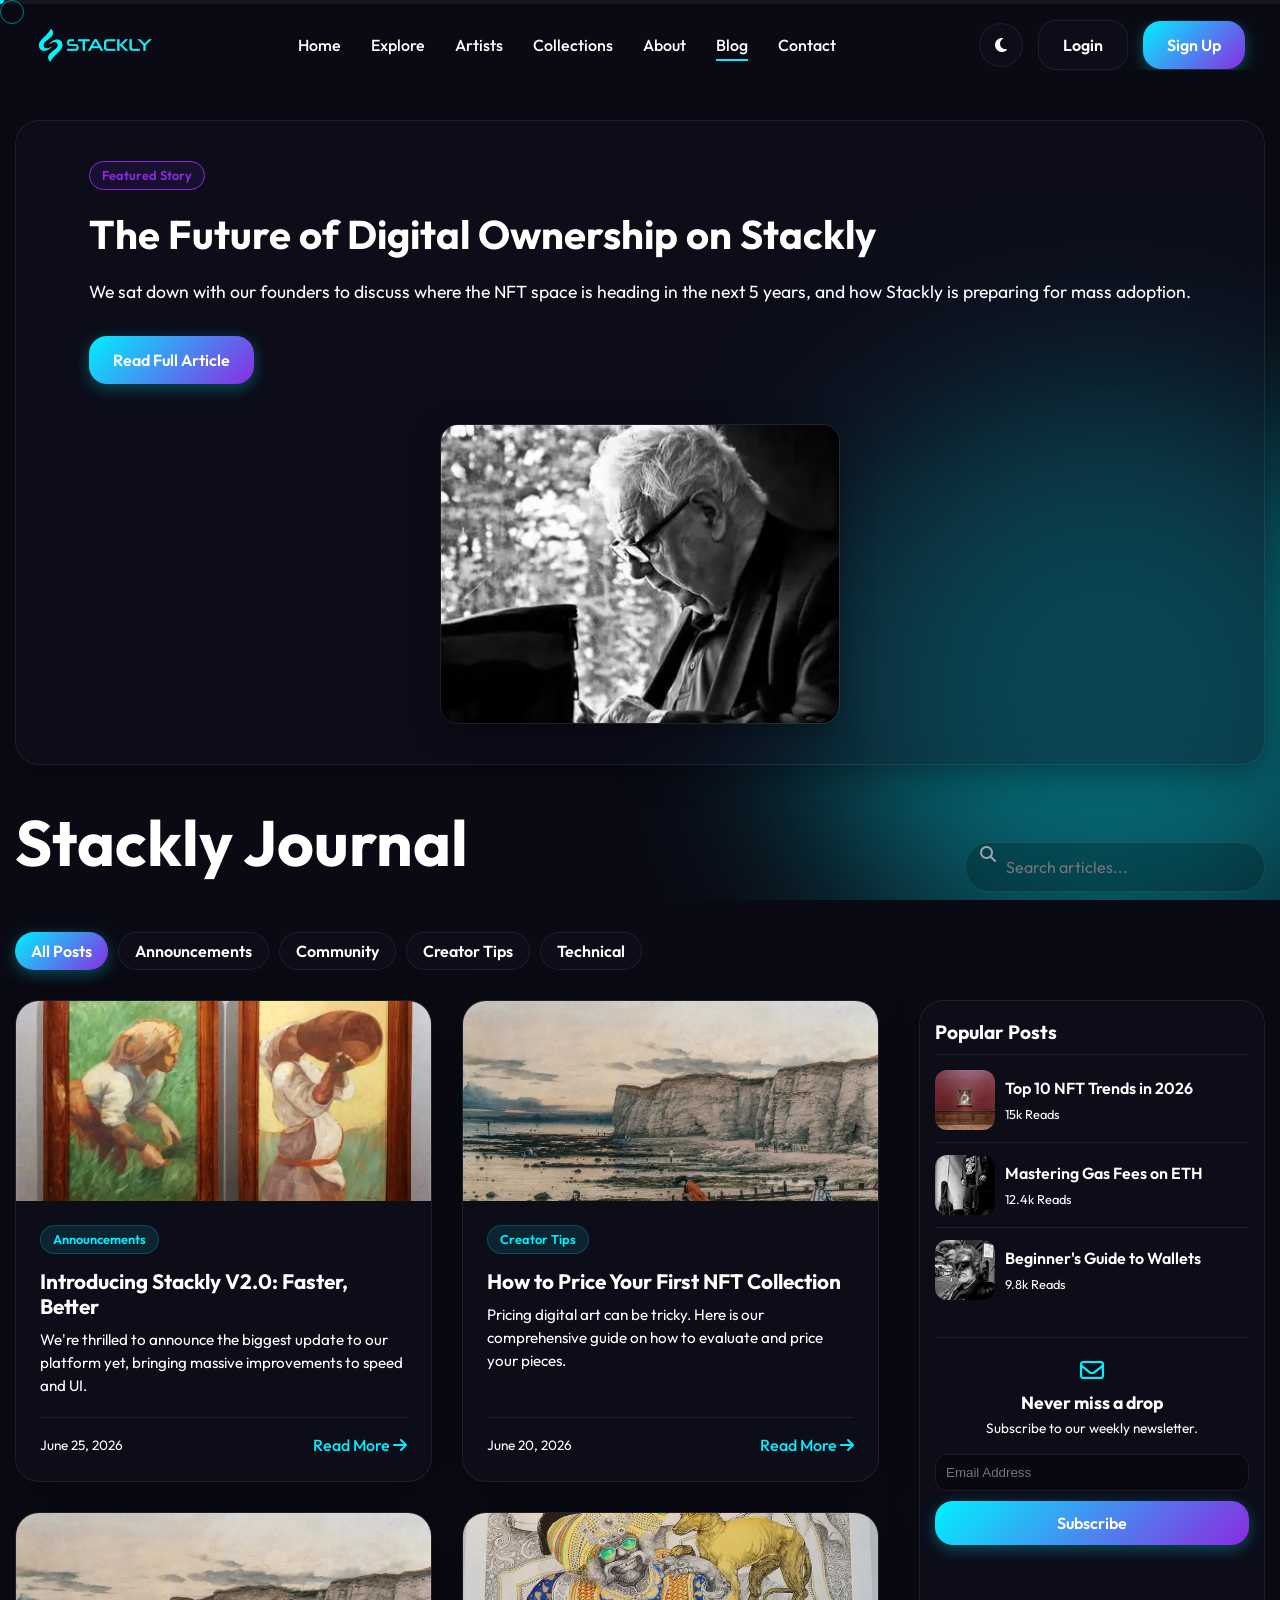
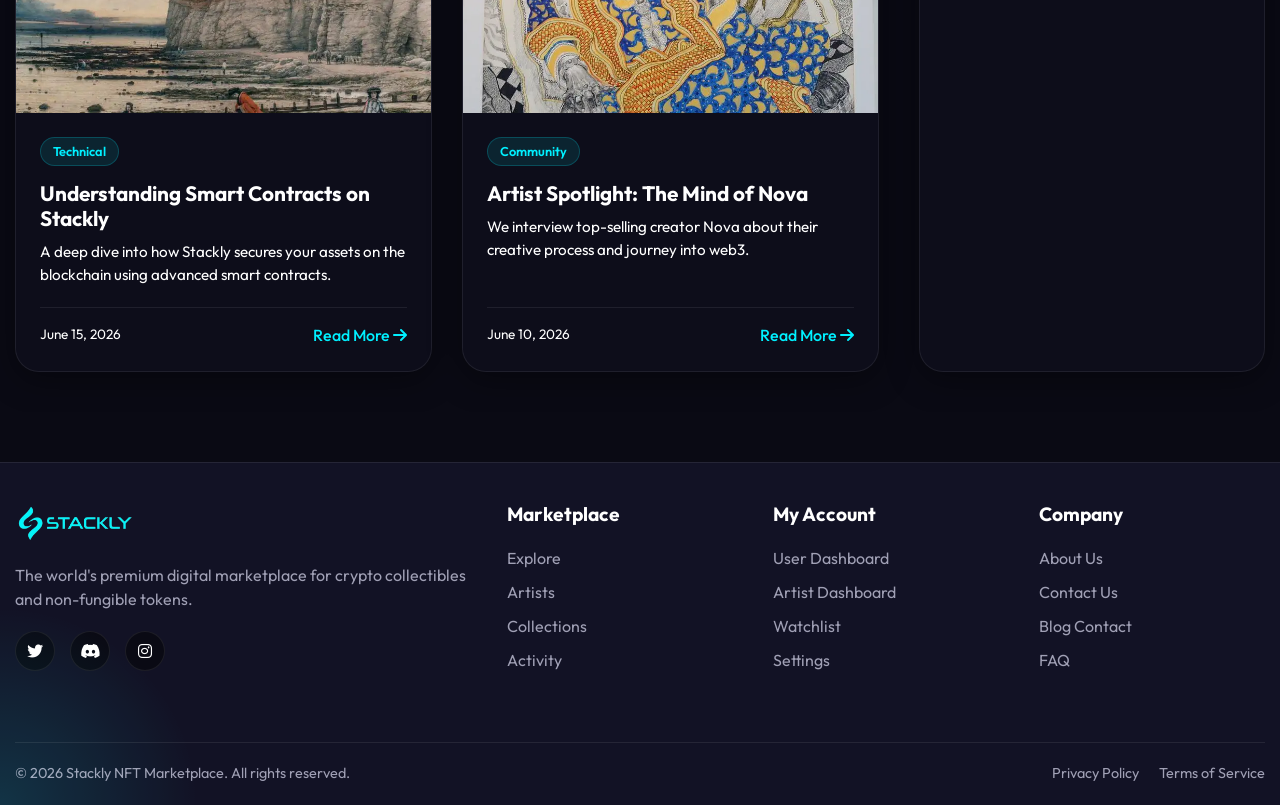
<file: blog.html>
<!DOCTYPE html>
<html lang="en" data-theme="dark">
<head>
    <meta charset="UTF-8">
    <meta name="viewport" content="width=device-width, initial-scale=1.0">
    <title>Blog | Stackly</title>
    <link rel="stylesheet" href="css/variables.css">
    <link rel="stylesheet" href="css/base.css">
    <link rel="stylesheet" href="css/layout.css">
    <link rel="stylesheet" href="css/components.css">
    <link rel="stylesheet" href="css/animations.css">
    <link rel="stylesheet" href="https://cdnjs.cloudflare.com/ajax/libs/font-awesome/6.4.0/css/all.min.css" integrity="sha512-iecdLmaskl7CVkqkXNQ/ZH/XLlvWZOJyj7Yy7tcenmpD1ypASozpmT/E0iPtmFIB46ZmdtAc9eNBvH0H/ZpiBw==" crossorigin="anonymous" referrerpolicy="no-referrer">
    <style>
        /* Reading Progress Bar */
        .progress-container {
            width: 100%; height: 4px; background: rgba(255,255,255,0.05); position: fixed; top: 0; left: 0; z-index: 10000;
        }
        .progress-bar {
            height: 4px; background: linear-gradient(90deg, var(--accent-neon-blue), var(--accent-purple)); width: 0%;
        }
        
        /* Layout for Blog with Sidebar */
        .blog-layout {
            display: grid; grid-template-columns: 2.5fr 1fr; gap: 40px; margin-bottom: 40px;
        }
        @media (max-width: 900px) { .blog-layout { grid-template-columns: 1fr; } }
        
        .popular-post-item {
            display: flex; gap: 10px; margin-bottom: 12px; align-items: center; padding-bottom: 12px; border-bottom: 1px solid var(--border-glass);
        }
        .popular-post-item img {
            width: 60px; height: 60px; border-radius: var(--radius-md); object-fit: cover;
        }
    </style>
</head>
<body>
    <div class="progress-container">
        <div class="progress-bar" id="myBar"></div>
    </div>
    
    <div class="bg-blobs"><div class="blob blob-2"></div></div>
    
    <header>
        <div class="container navbar">
            <a href="index.html" class="logo"><img loading="lazy" src="lo1.webp" alt="Stackly Logo"></a>
            <nav class="nav-links">
                <a href="index.html">Home</a>
                <a href="marketplace.html">Explore</a>
                <a href="artists.html">Artists</a>
                <a href="collections.html">Collections</a>
                <a href="about.html">About</a>
                <a href="blog.html" class="active">Blog</a>
                <a href="contact.html">Contact</a>
                  <a href="login.html" class="mobile-auth">Login to Account</a>
                  <a href="signup.html" class="mobile-auth" style="color: var(--accent-neon-blue);">Create Account</a>
              </nav>
            <div class="nav-actions">
                <button class="btn btn-icon btn-glass" id="theme-toggle" aria-label="Toggle Theme"><i class="fa-solid fa-moon"></i></button>
                <a href="login.html" class="btn btn-glass magnetic">Login</a>
                <a href="signup.html" class="btn btn-primary magnetic">Sign Up</a>
                <button class="menu-toggle" aria-label="Toggle Menu">
                    <span class="hamburger-line"></span>
                    <span class="hamburger-line"></span>
                    <span class="hamburger-line"></span>
                </button>
            </div>
        </div>
    </header>

    <main style="padding-top: 120px; min-height: 100vh;">
        <div class="container">
            <!-- Featured Post Banner -->
            <div class="glass-card gsap-reveal" style="padding: 40px; display: flex; flex-wrap: wrap-reverse; gap: 40px; align-items: center; margin-bottom: 40px;">
                <!-- Text Left -->
                <div style="flex: 1; min-width: 300px; display: flex; flex-direction: column; justify-content: center;">
                    <div class="badge" style="margin-bottom: 20px; display: inline-block; align-self: flex-start; background: rgba(138,43,226,0.1); color: var(--accent-purple); border-color: var(--accent-purple);">Featured Story</div>
                    <h2 style="font-size: 2.5rem; margin-bottom: 20px;">The Future of Digital Ownership on Stackly</h2>
                    <p class="text-secondary" style="margin-bottom: 30px; font-size: 1.1rem; line-height: 1.6;">We sat down with our founders to discuss where the NFT space is heading in the next 5 years, and how Stackly is preparing for mass adoption.</p>
                    <a href="404.html" class="btn btn-primary magnetic" style="align-self: flex-start;">Read Full Article</a>
                </div>
                <!-- Image Right -->
                <div style="flex: 1; min-width: 250px; max-width: 400px; display: flex; justify-content: flex-end; margin: 0 auto;">
                    <img loading="lazy" src="image-digi/real_avatar_10.webp" style="width: 100%; border-radius: var(--radius-lg); border: 1px solid var(--border-glass); box-shadow: var(--shadow-glass); object-fit: cover; aspect-ratio: 4/3;">
                </div>
            </div>

            <div style="display: flex; flex-wrap: wrap; gap: 20px; justify-content: space-between; align-items: flex-end; margin-bottom: 40px;" class="gsap-reveal">
                <div>
                    <h1 style="font-size: 2.5rem; margin-bottom: 10px;">Stackly Journal</h1>
                </div>
                <div class="input-group" style="margin-bottom: 0; width: 100%; max-width: 300px;">
                    <input type="text" placeholder="Search articles..." style="border-radius: var(--radius-pill); padding-left: 40px;">
                    <i class="fa-solid fa-search" style="position: absolute; left: 15px; top: 12px; color: var(--text-secondary);"></i>
                </div>
            </div>

            <!-- Categories -->
            <div class="blog-categories gsap-reveal">
                <button class="btn btn-primary" style="padding: 8px 16px; border-radius: var(--radius-pill);">All Posts</button>
                <button class="btn btn-glass" style="padding: 8px 16px; border-radius: var(--radius-pill);">Announcements</button>
                <button class="btn btn-glass" style="padding: 8px 16px; border-radius: var(--radius-pill);">Community</button>
                <button class="btn btn-glass" style="padding: 8px 16px; border-radius: var(--radius-pill);">Creator Tips</button>
                <button class="btn btn-glass" style="padding: 8px 16px; border-radius: var(--radius-pill);">Technical</button>
            </div>

            <div class="blog-layout">
                <!-- Blog Grid -->
                <div style="display: grid; grid-template-columns: repeat(auto-fill, minmax(300px, 1fr)); gap: 30px;" class="gsap-reveal">
                    
                    <article class="glass-card" style="padding: 0; overflow: hidden; display: flex; flex-direction: column;">
                        <img loading="lazy" src="image-digi/real_art_3.webp" alt="Blog Post" style="width: 100%; height: 200px; object-fit: cover;">
                        <div style="padding: 24px; display: flex; flex-direction: column; flex: 1;">
                            <div class="badge" style="margin-bottom: 15px; align-self: flex-start;">Announcements</div>
                            <h3 style="margin-bottom: 10px; font-size: 1.3rem;">Introducing Stackly V2.0: Faster, Better</h3>
                            <p class="text-secondary" style="margin-bottom: 20px; font-size: 0.95rem;">We're thrilled to announce the biggest update to our platform yet, bringing massive improvements to speed and UI.</p>
                            <div style="margin-top: auto; display: flex; justify-content: space-between; align-items: center; border-top: 1px solid var(--border-glass); padding-top: 15px;">
                                <span class="text-secondary" style="font-size: 0.85rem;">June 25, 2026</span>
                                <a href="404.html" style="color: var(--accent-neon-blue); font-weight: 500;">Read More <i class="fa-solid fa-arrow-right"></i></a>
                            </div>
                        </div>
                    </article>
                    
                    <article class="glass-card" style="padding: 0; overflow: hidden; display: flex; flex-direction: column;">
                        <img loading="lazy" src="image-digi/real_art_15.webp" alt="Blog Post" style="width: 100%; height: 200px; object-fit: cover;">
                        <div style="padding: 24px; display: flex; flex-direction: column; flex: 1;">
                            <div class="badge" style="margin-bottom: 15px; align-self: flex-start;">Creator Tips</div>
                            <h3 style="margin-bottom: 10px; font-size: 1.3rem;">How to Price Your First NFT Collection</h3>
                            <p class="text-secondary" style="margin-bottom: 20px; font-size: 0.95rem;">Pricing digital art can be tricky. Here is our comprehensive guide on how to evaluate and price your pieces.</p>
                            <div style="margin-top: auto; display: flex; justify-content: space-between; align-items: center; border-top: 1px solid var(--border-glass); padding-top: 15px;">
                                <span class="text-secondary" style="font-size: 0.85rem;">June 20, 2026</span>
                                <a href="404.html" style="color: var(--accent-neon-blue); font-weight: 500;">Read More <i class="fa-solid fa-arrow-right"></i></a>
                            </div>
                        </div>
                    </article>

                    <article class="glass-card" style="padding: 0; overflow: hidden; display: flex; flex-direction: column;">
                        <img loading="lazy" src="image-digi/real_art_5.webp" alt="Blog Post" style="width: 100%; height: 200px; object-fit: cover;">
                        <div style="padding: 24px; display: flex; flex-direction: column; flex: 1;">
                            <div class="badge" style="margin-bottom: 15px; align-self: flex-start;">Technical</div>
                            <h3 style="margin-bottom: 10px; font-size: 1.3rem;">Understanding Smart Contracts on Stackly</h3>
                            <p class="text-secondary" style="margin-bottom: 20px; font-size: 0.95rem;">A deep dive into how Stackly secures your assets on the blockchain using advanced smart contracts.</p>
                            <div style="margin-top: auto; display: flex; justify-content: space-between; align-items: center; border-top: 1px solid var(--border-glass); padding-top: 15px;">
                                <span class="text-secondary" style="font-size: 0.85rem;">June 15, 2026</span>
                                <a href="404.html" style="color: var(--accent-neon-blue); font-weight: 500;">Read More <i class="fa-solid fa-arrow-right"></i></a>
                            </div>
                        </div>
                    </article>

                    <article class="glass-card" style="padding: 0; overflow: hidden; display: flex; flex-direction: column;">
                        <img loading="lazy" src="image-digi/real_art_12.webp" alt="Blog Post" style="width: 100%; height: 200px; object-fit: cover;">
                        <div style="padding: 24px; display: flex; flex-direction: column; flex: 1;">
                            <div class="badge" style="margin-bottom: 15px; align-self: flex-start;">Community</div>
                            <h3 style="margin-bottom: 10px; font-size: 1.3rem;">Artist Spotlight: The Mind of Nova</h3>
                            <p class="text-secondary" style="margin-bottom: 20px; font-size: 0.95rem;">We interview top-selling creator Nova about their creative process and journey into web3.</p>
                            <div style="margin-top: auto; display: flex; justify-content: space-between; align-items: center; border-top: 1px solid var(--border-glass); padding-top: 15px;">
                                <span class="text-secondary" style="font-size: 0.85rem;">June 10, 2026</span>
                                <a href="404.html" style="color: var(--accent-neon-blue); font-weight: 500;">Read More <i class="fa-solid fa-arrow-right"></i></a>
                            </div>
                        </div>
                    </article>
                </div>

                <!-- Sidebar: Popular Posts -->
                <aside class="gsap-reveal">
                    <div class="glass-card" style="padding: 20px 15px;">
                        <h3 style="font-size: 1.2rem; margin-bottom: 15px; border-bottom: 1px solid var(--border-glass); padding-bottom: 10px;">Popular Posts</h3>
                        
                        <div class="popular-post-item">
                            <img loading="lazy" src="image-digi/real_art_14.webp" alt="Thumb">
                            <div>
                                <a href="404.html" style="font-weight: 600; font-size: 1rem; color: var(--text-primary); text-decoration: none; display: block; margin-bottom: 5px;">Top 10 NFT Trends in 2026</a>
                                <p class="text-secondary" style="font-size: 0.8rem;">15k Reads</p>
                            </div>
                        </div>

                        <div class="popular-post-item">
                            <img loading="lazy" src="image-digi/real_avatar_3.webp" alt="Thumb">
                            <div>
                                <a href="404.html" style="font-weight: 600; font-size: 1rem; color: var(--text-primary); text-decoration: none; display: block; margin-bottom: 5px;">Mastering Gas Fees on ETH</a>
                                <p class="text-secondary" style="font-size: 0.8rem;">12.4k Reads</p>
                            </div>
                        </div>

                        <div class="popular-post-item" style="border-bottom: none; padding-bottom: 0;">
                            <img loading="lazy" src="image-digi/real_avatar_13.webp" alt="Thumb">
                            <div>
                                <a href="404.html" style="font-weight: 600; font-size: 1rem; color: var(--text-primary); text-decoration: none; display: block; margin-bottom: 5px;">Beginner's Guide to Wallets</a>
                                <p class="text-secondary" style="font-size: 0.8rem;">9.8k Reads</p>
                            </div>
                        </div>

                        <!-- Newsletter Ad embedded inside the same box -->
                        <div style="margin-top: 25px; padding-top: 20px; border-top: 1px solid var(--border-glass); text-align: center;">
                            <i class="fa-regular fa-envelope" style="font-size: 1.5rem; color: var(--accent-neon-blue); margin-bottom: 10px;"></i>
                            <h4 style="font-size: 1.1rem; margin-bottom: 5px;">Never miss a drop</h4>
                            <p class="text-secondary" style="font-size: 0.85rem; margin-bottom: 15px;">Subscribe to our weekly newsletter.</p>
                            <input type="email" placeholder="Email Address" style="width: 100%; padding: 10px; border-radius: var(--radius-md); border: 1px solid var(--border-glass); background: rgba(0,0,0,0.3); color: #fff; margin-bottom: 10px;">
                            <button class="btn btn-primary magnetic" style="width: 100%;">Subscribe</button>
                        </div>
                    </div>
                </aside>
            </div>
        </div>
    </main>

    <footer>
        <div class="container">
            <div class="footer-grid">
                <div class="footer-col">
                    <a href="index.html" class="logo" style="margin-bottom: 20px; display: inline-flex;">
                        <img loading="lazy" src="lo1.webp" alt="Stackly Logo">
                    </a>
                    <p>The world's premium digital marketplace for crypto collectibles and non-fungible tokens.</p>
                    <div class="social-links">
                        <a href="404.html"><i class="fa-brands fa-twitter"></i></a>
                        <a href="404.html"><i class="fa-brands fa-discord"></i></a>
                        <a href="404.html"><i class="fa-brands fa-instagram"></i></a>
                    </div>
                </div>
                <div class="footer-col">
                    <h4>Marketplace</h4>
                    <ul class="footer-links">
                        <li><a href="marketplace.html">Explore</a></li>
                        <li><a href="artists.html">Artists</a></li>
                        <li><a href="collections.html">Collections</a></li>
                        <li><a href="404.html">Activity</a></li>
                    </ul>
                </div>
                <div class="footer-col">
                    <h4>My Account</h4>
                    <ul class="footer-links">
                        <li><a href="user-dashboard.html">User Dashboard</a></li>
                        <li><a href="artist-dashboard.html">Artist Dashboard</a></li>
                        <li><a href="404.html">Watchlist</a></li>
                        <li><a href="404.html">Settings</a></li>
                    </ul>
                </div>
                <div class="footer-col">
                    <h4>Company</h4>
                    <ul class="footer-links">
                        <li><a href="about.html">About Us</a></li>
                        <li><a href="contact.html">Contact Us</a></li>
                        <li><a href="blog.html">Blog</a>
                <a href="contact.html">Contact</a></li>
                        <li><a href="404.html">FAQ</a></li>
                    </ul>
                </div>
            </div>
            <div class="footer-bottom">
                <p>&copy; 2026 Stackly NFT Marketplace. All rights reserved.</p>
                <div style="display: flex; gap: 20px;">
                    <a href="404.html">Privacy Policy</a>
                    <a href="404.html">Terms of Service</a>
                </div>
            </div>
        </div>
    </footer>

    <script src="https://cdnjs.cloudflare.com/ajax/libs/gsap/3.12.2/gsap.min.js">
            // Load More Logic
            const loadBtns = document.querySelectorAll('.btn');
            loadBtns.forEach(btn => {
                if (btn.innerText.trim().toLowerCase().includes('load more')) {
                    btn.addEventListener('click', (e) => {
                        e.preventDefault();
                        btn.classList.add('btn-loading');
                        setTimeout(() => {
                            btn.classList.remove('btn-loading');
                            btn.style.display = 'none';
                            if (typeof showToast === 'function') showToast('All articles loaded.');
                        }, 1000);
                    });
                }
            });
        </script>
    <script src="js/animations.js"></script>
    <script src="js/main.js"></script>
    <script>
        // Reading Progress Script
        window.onscroll = function() {
            var winScroll = document.body.scrollTop || document.documentElement.scrollTop;
            var height = document.documentElement.scrollHeight - document.documentElement.clientHeight;
            var scrolled = (winScroll / height) * 100;
            document.getElementById("myBar").style.width = scrolled + "%";
        };
    </script>
    <script>
        document.addEventListener('DOMContentLoaded', () => {
            const btn = document.getElementById('loadMoreBlogBtn');
            const container = document.getElementById('blog-grid-container');
            
            if(btn && container) {
                btn.addEventListener('click', () => {
                    const icon = btn.querySelector('i');
                    icon.classList.add('fa-spin');
                    
                    setTimeout(() => {
                        const newArticles = 
                            <article class="glass-card gsap-reveal" style="padding: 0; overflow: hidden; display: flex; flex-direction: column; animation: fadeIn 0.5s forwards;">
                                <img loading="lazy" src="image-digi/real_art_15.webp" alt="Blog Post" style="width: 100%; height: 200px; object-fit: cover;">
                                <div style="padding: 24px; display: flex; flex-direction: column; flex: 1;">
                                    <div class="badge" style="margin-bottom: 15px; align-self: flex-start;">Guide</div>
                                    <h3 style="margin-bottom: 10px; font-size: 1.3rem;">How to Price Your NFT Art</h3>
                                    <p class="text-secondary" style="margin-bottom: 20px; font-size: 0.95rem;">Strategies and insights for creators to optimally price their digital artwork in a volatile market.</p>
                                    <div style="margin-top: auto; display: flex; justify-content: space-between; align-items: center; border-top: 1px solid var(--border-glass); padding-top: 15px;">
                                        <span class="text-secondary" style="font-size: 0.85rem;">July 01, 2026</span>
                                        <a href="404.html" style="color: var(--accent-neon-blue); font-weight: 500;">Read More <i class="fa-solid fa-arrow-right"></i></a>
                                    </div>
                                </div>
                            </article>
                            
                            <article class="glass-card gsap-reveal" style="padding: 0; overflow: hidden; display: flex; flex-direction: column; animation: fadeIn 0.5s forwards;">
                                <img loading="lazy" src="image-digi/real_art_8.webp" alt="Blog Post" style="width: 100%; height: 200px; object-fit: cover;">
                                <div style="padding: 24px; display: flex; flex-direction: column; flex: 1;">
                                    <div class="badge" style="margin-bottom: 15px; align-self: flex-start;">News</div>
                                    <h3 style="margin-bottom: 10px; font-size: 1.3rem;">Stackly Platform V2 Launch</h3>
                                    <p class="text-secondary" style="margin-bottom: 20px; font-size: 0.95rem;">We're excited to announce the launch of Stackly V2, bringing zero-fee minting and faster transactions.</p>
                                    <div style="margin-top: auto; display: flex; justify-content: space-between; align-items: center; border-top: 1px solid var(--border-glass); padding-top: 15px;">
                                        <span class="text-secondary" style="font-size: 0.85rem;">June 28, 2026</span>
                                        <a href="404.html" style="color: var(--accent-neon-blue); font-weight: 500;">Read More <i class="fa-solid fa-arrow-right"></i></a>
                                    </div>
                                </div>
                            </article>
                        ;
                        
                        container.insertAdjacentHTML('beforeend', newArticles);
                        icon.classList.remove('fa-spin');
                        btn.style.display = 'none'; // Only load one batch for demo
                    }, 600);
                });
            }
        });
    </script>

    <script id="blog-filtering-logic">
        document.addEventListener('DOMContentLoaded', () => {
            const searchInput = document.querySelector('input[placeholder="Search articles..."]');
            const categoryBtns = document.querySelectorAll('.blog-categories button');
            const articles = document.querySelectorAll('article');
            
            function filterArticles() {
                const q = searchInput ? searchInput.value.toLowerCase() : '';
                let activeCat = 'All Posts';
                categoryBtns.forEach(btn => {
                    if (btn.classList.contains('btn-primary')) {
                        activeCat = btn.innerText.trim();
                    }
                });
                
                articles.forEach(article => {
                    const text = article.innerText.toLowerCase();
                    const badge = article.querySelector('.badge');
                    const articleCat = badge ? badge.innerText.trim() : '';
                    
                    let matchSearch = q === '' || text.includes(q);
                    let matchCat = activeCat === 'All Posts' || articleCat === activeCat;
                    
                    if (matchSearch && matchCat) {
                        article.style.display = 'flex';
                    } else {
                        article.style.display = 'none';
                    }
                });
            }
            
            if (searchInput) searchInput.addEventListener('input', filterArticles);
            
            categoryBtns.forEach(btn => {
                btn.addEventListener('click', (e) => {
                    e.preventDefault();
                    categoryBtns.forEach(b => {
                        b.classList.remove('btn-primary');
                        b.classList.add('btn-glass');
                    });
                    btn.classList.remove('btn-glass');
                    btn.classList.add('btn-primary');
                    filterArticles();
                });
            });
        });
    </script>
</body>
</html>
</file>
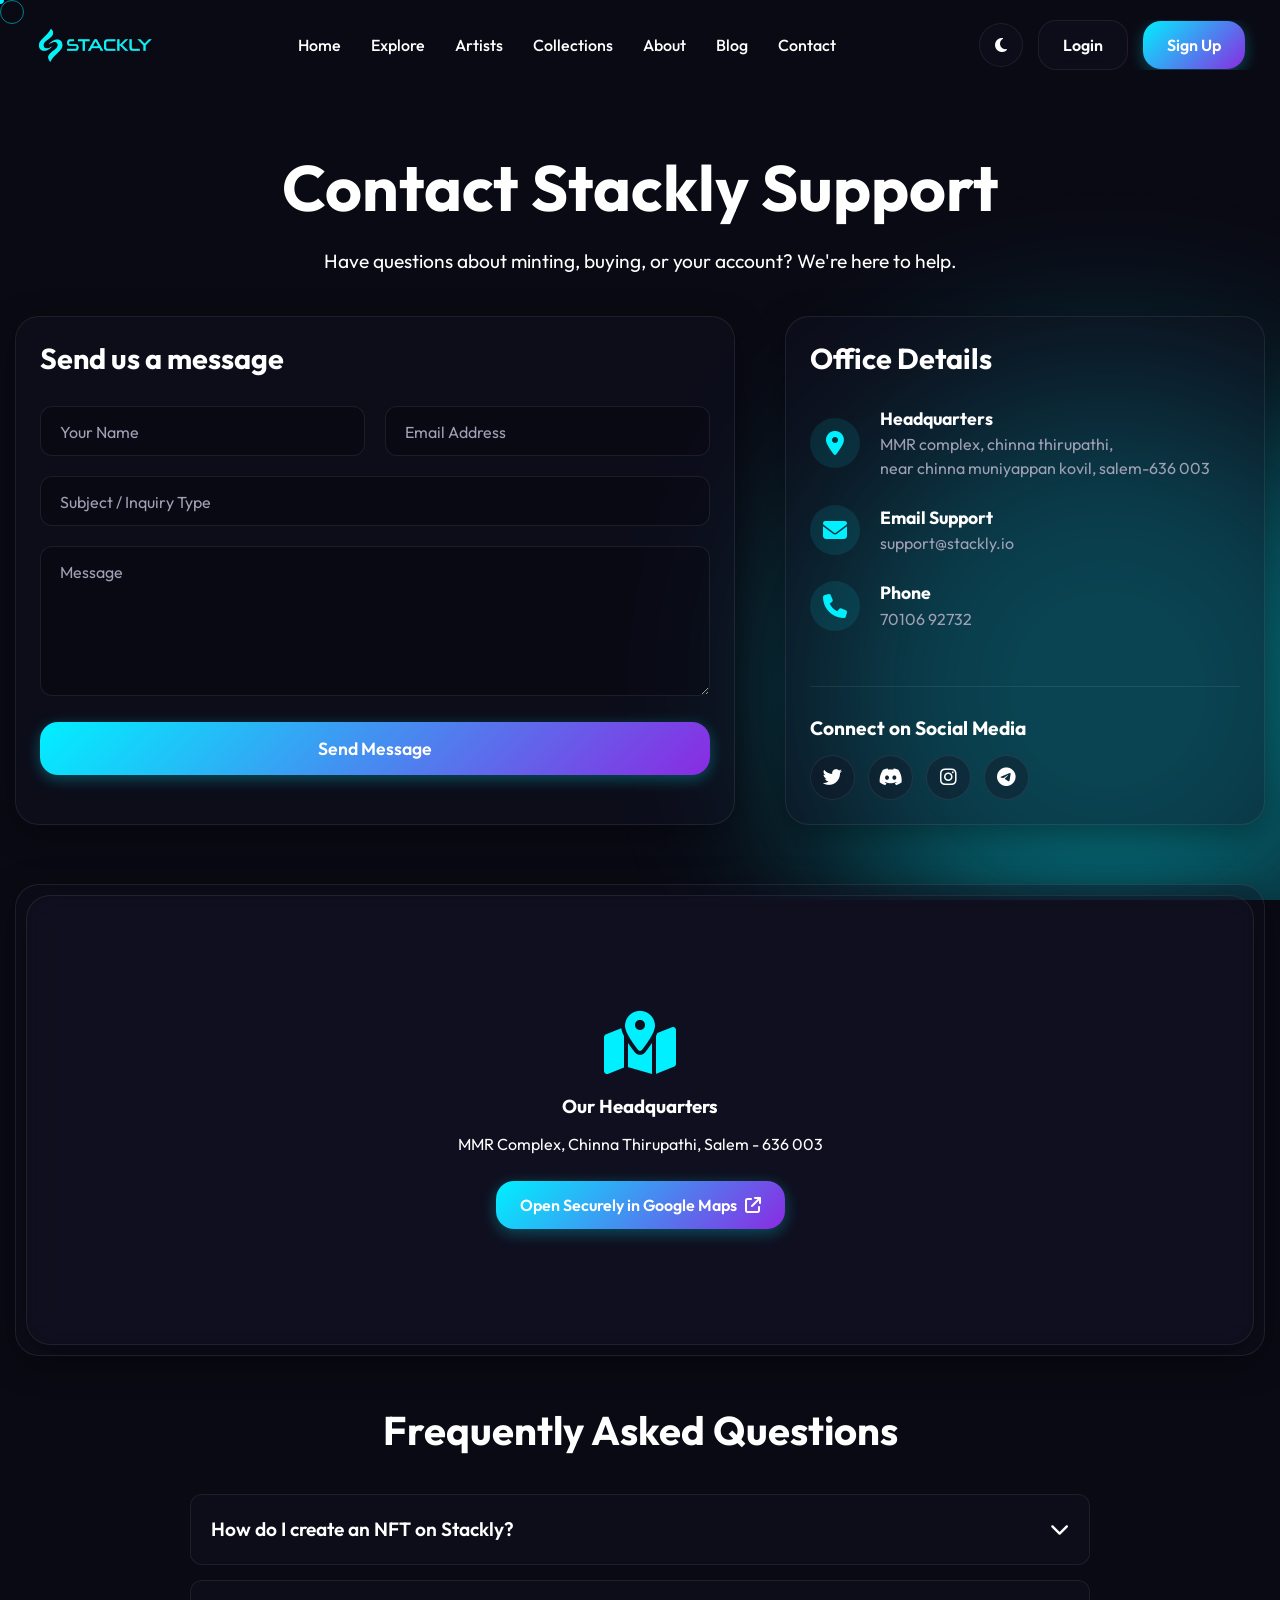
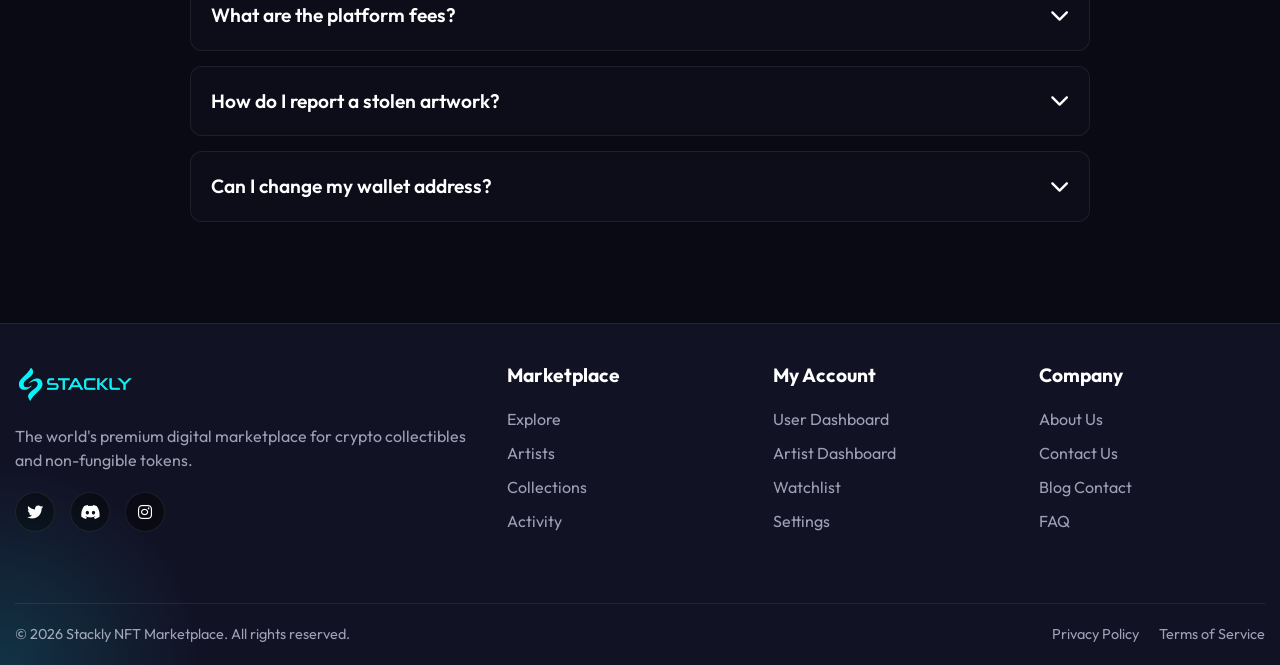
<file: contact.html>
<!DOCTYPE html>
<html lang="en" data-theme="dark">
<head>
    <meta charset="UTF-8">
    <meta name="viewport" content="width=device-width, initial-scale=1.0">
    <title>Contact Us | Stackly</title>
    <link rel="stylesheet" href="css/variables.css">
    <link rel="stylesheet" href="css/base.css">
    <link rel="stylesheet" href="css/layout.css">
    <link rel="stylesheet" href="css/components.css">
    <link rel="stylesheet" href="css/animations.css">
    <link rel="stylesheet" href="https://cdnjs.cloudflare.com/ajax/libs/font-awesome/6.4.0/css/all.min.css" integrity="sha512-iecdLmaskl7CVkqkXNQ/ZH/XLlvWZOJyj7Yy7tcenmpD1ypASozpmT/E0iPtmFIB46ZmdtAc9eNBvH0H/ZpiBw==" crossorigin="anonymous" referrerpolicy="no-referrer">
    <style>
        .contact-info { display: flex; align-items: center; gap: 20px; margin-bottom: 25px; color: var(--text-secondary); }
        .contact-info i { width: 50px; height: 50px; background: rgba(0,240,255,0.1); color: var(--accent-neon-blue); border-radius: 50%; display: flex; align-items: center; justify-content: center; font-size: 1.5rem; flex-shrink: 0; }
        
        .social-icons-contact a { display: inline-flex; align-items: center; justify-content: center; width: 45px; height: 45px; border-radius: 50%; background: var(--bg-glass); border: 1px solid var(--border-glass); color: var(--text-primary); transition: all var(--transition-fast); margin-right: 10px; font-size: 1.2rem; }
        .social-icons-contact a:hover { background: var(--accent-neon-blue); color: #fff; transform: translateY(-3px); border-color: var(--accent-neon-blue); }

        .faq-item { background: var(--bg-glass); border: 1px solid var(--border-glass); border-radius: var(--radius-md); margin-bottom: 15px; padding: 20px; }
        .faq-item details summary { font-size: 1.2rem; font-weight: 600; cursor: pointer; display: flex; justify-content: space-between; align-items: center; list-style: none; }
        .faq-item details summary::-webkit-details-marker { display: none; }
        .faq-item details[open] summary { margin-bottom: 15px; color: var(--accent-neon-blue); }
    </style>
</head>
<body>
    <div class="bg-blobs"><div class="blob blob-2"></div></div>
    
    <header>
        <div class="container navbar">
            <a href="index.html" class="logo"><img loading="lazy" src="lo1.webp" alt="Stackly Logo"></a>
            <nav class="nav-links">
                <a href="index.html">Home</a>
                <a href="marketplace.html">Explore</a>
                <a href="artists.html">Artists</a>
                <a href="collections.html">Collections</a>
                <a href="about.html">About</a>
                <a href="blog.html">Blog</a>
                <a href="contact.html">Contact</a>
                  <a href="login.html" class="mobile-auth">Login to Account</a>
                  <a href="signup.html" class="mobile-auth" style="color: var(--accent-neon-blue);">Create Account</a>
              </nav>
            <div class="nav-actions">
                <button class="btn btn-icon btn-glass" id="theme-toggle" aria-label="Toggle Theme"><i class="fa-solid fa-moon"></i></button>
                                <a href="login.html" class="btn btn-glass magnetic">Login</a>
                <a href="signup.html" class="btn btn-primary magnetic">Sign Up</a>
                <button class="menu-toggle" aria-label="Toggle Menu">
                    <span class="hamburger-line"></span>
                    <span class="hamburger-line"></span>
                    <span class="hamburger-line"></span>
                </button>
            </div>
        </div>
    </header>

    <main style="padding-top: 150px; min-height: 100vh;">
        <div class="container">
            <div style="text-align: center; margin-bottom: 40px;" class="gsap-reveal">
                <h1 style="font-size: 3.5rem; margin-bottom: 20px;">Contact Stackly Support</h1>
                <p class="text-secondary" style="font-size: 1.2rem;">Have questions about minting, buying, or your account? We're here to help.</p>
            </div>

            <div style="display: grid; grid-template-columns: 1.5fr 1fr; gap: 50px;" class="gsap-reveal">
                <!-- Contact Form -->
                <div class="glass-card">
                    <h3 style="margin-bottom: 30px; font-size: 1.8rem;">Send us a message</h3>
                    <form>
                        <div style="display: grid; grid-template-columns: 1fr 1fr; gap: 20px;">
                            <div class="input-group">
                                <input type="text" id="name" required>
                                <label for="name">Your Name</label>
                            </div>
                            <div class="input-group">
                                <input type="email" id="email" required>
                                <label for="email">Email Address</label>
                            </div>
                        </div>
                        <div class="input-group">
                            <input type="text" id="subject" required>
                            <label for="subject">Subject / Inquiry Type</label>
                        </div>
                        <div class="input-group">
                            <textarea id="message" rows="6" required></textarea>
                            <label for="message">Message</label>
                        </div>
                        <button type="submit" class="btn btn-primary magnetic" style="width: 100%; padding: 15px; font-size: 1.1rem;">Send Message</button>
                    </form>
                </div>
                
                <!-- Office Details & Social Media -->
                <div>
                    <div class="glass-card" style="margin-bottom: 30px; height: 100%; display: flex; flex-direction: column;">
                        <h3 style="margin-bottom: 30px; font-size: 1.8rem;">Office Details</h3>
                        
                        <div class="contact-info">
                            <i class="fa-solid fa-location-dot"></i>
                            <div>
                                <p style="font-weight: bold; color: var(--text-primary); font-size: 1.1rem;">Headquarters</p>
                                <p>MMR complex, chinna thirupathi,<br>near chinna muniyappan kovil, salem-636 003</p>
                            </div>
                        </div>

                        <div class="contact-info">
                            <i class="fa-solid fa-envelope"></i>
                            <div>
                                <p style="font-weight: bold; color: var(--text-primary); font-size: 1.1rem;">Email Support</p>
                                <p>support@stackly.io</p>
                            </div>
                        </div>

                        <div class="contact-info">
                            <i class="fa-solid fa-phone"></i>
                            <div>
                                <p style="font-weight: bold; color: var(--text-primary); font-size: 1.1rem;">Phone</p>
                                <p>70106 92732</p>
                            </div>
                        </div>
                        
                        <div style="margin-top: auto; padding-top: 30px; border-top: 1px solid var(--border-glass);">
                            <h4 style="margin-bottom: 15px; font-size: 1.2rem;">Connect on Social Media</h4>
                            <div class="social-icons-contact">
                                <a href="404.html"><i class="fa-brands fa-twitter"></i></a>
                                <a href="404.html"><i class="fa-brands fa-discord"></i></a>
                                <a href="404.html"><i class="fa-brands fa-instagram"></i></a>
                                <a href="404.html"><i class="fa-brands fa-telegram"></i></a>
                            </div>
                        </div>
                    </div>
                </div>
            </div>

            <!-- Google Map -->
            <div class="gsap-reveal" style="margin-top: 60px; margin-bottom: 50px;">
                <div class="glass-card" style="padding: 10px;">
                    <div class="glass-card" style="display: flex; flex-direction: column; align-items: center; justify-content: center; height: 100%; min-height: 450px; text-align: center; border: 1px solid var(--border-glass);">
                    <i class="fa-solid fa-map-location-dot" style="font-size: 4rem; color: var(--accent-neon-blue); margin-bottom: 20px;"></i>
                    <h3 style="margin-bottom: 15px;">Our Headquarters</h3>
                    <p class="text-secondary" style="margin-bottom: 25px;">MMR Complex, Chinna Thirupathi, Salem - 636 003</p>
                    <a href="https://www.google.com/maps?q=MMR+complex,+chinna+thirupathi,+salem-636+003" target="_blank" rel="noopener noreferrer" class="btn btn-primary magnetic">
                        Open Securely in Google Maps <i class="fa-solid fa-arrow-up-right-from-square"></i>
                    </a>
                </div>
                </div>
            </div>
            
            <!-- FAQ -->
            <div class="gsap-reveal" style="margin-bottom: 50px; max-width: 900px; margin-left: auto; margin-right: auto;">
                <h2 style="text-align: center; margin-bottom: 40px; font-size: 2.5rem;">Frequently Asked Questions</h2>
                
                <div class="faq-item">
                    <details>
                        <summary>How do I create an NFT on Stackly? <i class="fa-solid fa-chevron-down"></i></summary>
                        <p class="text-secondary" style="margin-top: 15px; line-height: 1.6;">Sign up as a Creator, navigate to your Artist Dashboard, and click the 'Mint New NFT' button. You can upload various file formats up to 100MB.</p>
                    </details>
                </div>
                
                <div class="faq-item">
                    <details>
                        <summary>What are the platform fees? <i class="fa-solid fa-chevron-down"></i></summary>
                        <p class="text-secondary" style="margin-top: 15px; line-height: 1.6;">Stackly charges a flat 2% fee on all primary and secondary sales, which is one of the lowest in the industry. Gas fees are calculated based on network congestion.</p>
                    </details>
                </div>

                <div class="faq-item">
                    <details>
                        <summary>How do I report a stolen artwork? <i class="fa-solid fa-chevron-down"></i></summary>
                        <p class="text-secondary" style="margin-top: 15px; line-height: 1.6;">Please use the contact form above and select "Copyright Infringement" as the subject. Provide links to the original artwork and proof of ownership, and our moderation team will review it within 24 hours.</p>
                    </details>
                </div>

                <div class="faq-item">
                    <details>
                        <summary>Can I change my wallet address? <i class="fa-solid fa-chevron-down"></i></summary>
                        <p class="text-secondary" style="margin-top: 15px; line-height: 1.6;">Currently, accounts are tied directly to the wallet they were created with. In our upcoming V2.0 update, you will be able to link multiple wallet addresses to a single user profile.</p>
                    </details>
                </div>
            </div>
        </div>
    </main>

        <footer>
        <div class="container">
            <div class="footer-grid">
                <div class="footer-col">
                    <a href="index.html" class="logo" style="margin-bottom: 20px; display: inline-flex;">
                        <img loading="lazy" src="lo1.webp" alt="Stackly Logo">
                    </a>
                    <p>The world's premium digital marketplace for crypto collectibles and non-fungible tokens.</p>
                    <div class="social-links">
                        <a href="404.html"><i class="fa-brands fa-twitter"></i></a>
                        <a href="404.html"><i class="fa-brands fa-discord"></i></a>
                        <a href="404.html"><i class="fa-brands fa-instagram"></i></a>
                    </div>
                </div>
                <div class="footer-col">
                    <h4>Marketplace</h4>
                    <ul class="footer-links">
                        <li><a href="marketplace.html">Explore</a></li>
                        <li><a href="artists.html">Artists</a></li>
                        <li><a href="collections.html">Collections</a></li>
                        <li><a href="404.html">Activity</a></li>
                    </ul>
                </div>
                <div class="footer-col">
                    <h4>My Account</h4>
                    <ul class="footer-links">
                        <li><a href="user-dashboard.html">User Dashboard</a></li>
                        <li><a href="artist-dashboard.html">Artist Dashboard</a></li>
                        <li><a href="404.html">Watchlist</a></li>
                        <li><a href="404.html">Settings</a></li>
                    </ul>
                </div>
                <div class="footer-col">
                    <h4>Company</h4>
                    <ul class="footer-links">
                        <li><a href="about.html">About Us</a></li>
                        <li><a href="contact.html">Contact Us</a></li>
                        <li><a href="blog.html">Blog</a>
                <a href="contact.html">Contact</a></li>
                        <li><a href="404.html">FAQ</a></li>
                    </ul>
                </div>
            </div>
            <div class="footer-bottom">
                <p>&copy; 2026 Stackly NFT Marketplace. All rights reserved.</p>
                <div style="display: flex; gap: 20px;">
                    <a href="404.html">Privacy Policy</a>
                    <a href="404.html">Terms of Service</a>
                </div>
            </div>
        </div>
    </footer>

    <script src="https://cdnjs.cloudflare.com/ajax/libs/gsap/3.12.2/gsap.min.js" integrity="sha512-16esztaSRplJROstbIIdwX3N97V1+pZvV33ABoG1H2OyTttBxEQSQBxgGviWaiEa424G4+A3rA82Rk3F2L7y/g==" crossorigin="anonymous" referrerpolicy="no-referrer"></script>
    <script src="js/animations.js"></script>
    <script src="js/main.js"></script>
    <script>
        document.addEventListener('DOMContentLoaded', () => {
            const details = document.querySelectorAll('details');
            details.forEach(detail => {
                detail.addEventListener('toggle', (e) => {
                    const icon = detail.querySelector('i');
                    if(detail.open) {
                        icon.classList.remove('fa-chevron-down');
                        icon.classList.add('fa-chevron-up');
                    } else {
                        icon.classList.remove('fa-chevron-up');
                        icon.classList.add('fa-chevron-down');
                    }
                });
            });
        });
    </script>
</body>
</html>
</file>
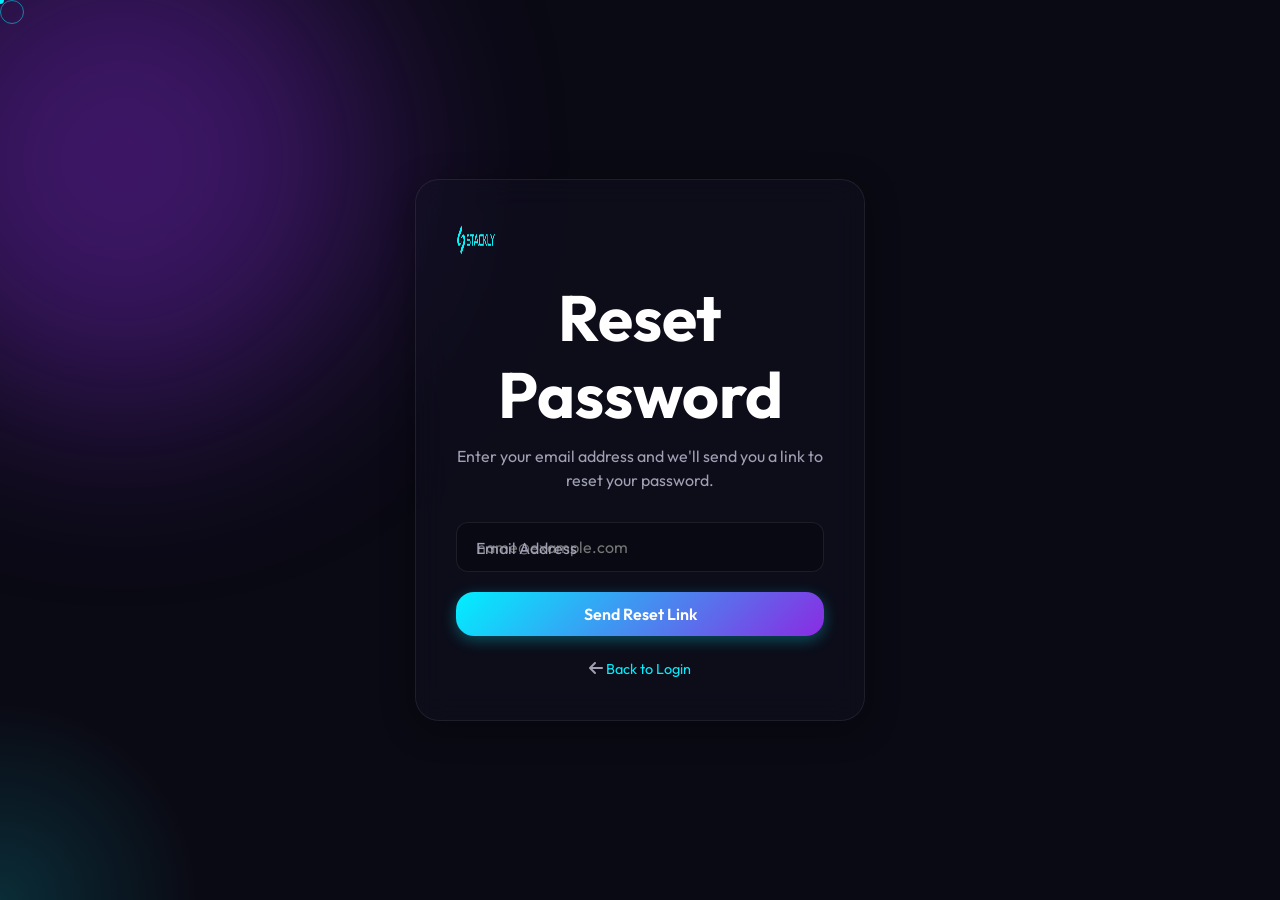
<file: forgot-password.html>
<!DOCTYPE html>
<html lang="en" data-theme="dark">
<head>
    <meta charset="UTF-8">
    <meta name="viewport" content="width=device-width, initial-scale=1.0">
    <title>Forgot Password | Stackly</title>
    <link rel="stylesheet" href="css/variables.css">
    <link rel="stylesheet" href="css/base.css">
    <link rel="stylesheet" href="css/layout.css">
    <link rel="stylesheet" href="css/components.css">
    <link rel="stylesheet" href="css/animations.css">
    <link rel="stylesheet" href="https://cdnjs.cloudflare.com/ajax/libs/font-awesome/6.4.0/css/all.min.css" integrity="sha512-iecdLmaskl7CVkqkXNQ/ZH/XLlvWZOJyj7Yy7tcenmpD1ypASozpmT/E0iPtmFIB46ZmdtAc9eNBvH0H/ZpiBw==" crossorigin="anonymous" referrerpolicy="no-referrer">
    <style>
        .auth-container {
            min-height: 100vh;
            display: flex;
            align-items: center;
            justify-content: center;
            padding: 20px;
            position: relative;
            z-index: 10;
        }
        .auth-box {
            width: 100%;
            max-width: 450px;
            padding: 40px;
            text-align: center;
        }
        .auth-box h1 { font-size: 2rem; margin-bottom: 10px; }
        .auth-box p { color: var(--text-secondary); margin-bottom: 30px; }
        .auth-link { color: var(--accent-neon-blue); text-decoration: none; transition: color 0.3s; font-size: 0.9rem; }
        .auth-link:hover { color: var(--accent-purple); }
        .btn-loading { pointer-events: none; opacity: 0.8; }
        .btn-loading i { animation: spin 1s linear infinite; }
        @keyframes spin { 100% { transform: rotate(360deg); } }
    </style>
</head>
<body>
    <div class="bg-blobs">
        <div class="blob blob-1"></div>
    </div>
    
    <div class="auth-container">
        <div class="glass-card auth-box gsap-reveal">
            <a href="index.html" class="logo" style="display: inline-block; margin-bottom: 20px;">
                <img loading="lazy" src="lo1.webp" alt="Stackly Logo" style="width: 40px; height: 40px; border-radius: 50%;">
            </a>
            <h1 id="titleText">Reset Password</h1>
            <p id="descText">Enter your email address and we'll send you a link to reset your password.</p>

            <div id="forgotForm" class="form-wrapper" style="width:100%;">
                <div class="form-group input-group" style="text-align: left; margin-bottom: 20px;">
                    <input type="email" id="email" required placeholder="name@example.com">
                    <label for="email">Email Address</label>
                </div>

                <button type="button" class="btn btn-primary magnetic" style="width: 100%; margin-bottom: 20px;" id="resetBtn">
                    <span>Send Reset Link</span>
                </button>

                <p style="margin-bottom: 0;"><i class="fa-solid fa-arrow-left"></i> <a href="login.html" class="auth-link">Back to Login</a></p>
            </div>
            
            <div id="successState" style="display: none; padding: 20px 0;">
                <i class="fa-solid fa-envelope-circle-check" style="font-size: 4rem; color: #00ff00; margin-bottom: 20px;"></i>
                <h3>Check your email</h3>
                <p class="text-secondary" style="margin-bottom: 30px;">We've sent a password reset link to your email address.</p>
                <a href="login.html" class="btn btn-glass magnetic" style="width: 100%;">Return to Login</a>
            </div>
        </div>
    </div>

    <script src="https://cdnjs.cloudflare.com/ajax/libs/gsap/3.12.2/gsap.min.js" integrity="sha512-16esztaSRplJROstbIIdwX3N97V1+pZvV33ABoG1H2OyTttBxEQSQBxgGviWaiEa424G4+A3rA82Rk3F2L7y/g==" crossorigin="anonymous" referrerpolicy="no-referrer"></script>
    <script src="js/animations.js"></script>
    <script src="js/main.js"></script>
    <script>
        function handleReset(e) {
            e.preventDefault();
            const btn = document.getElementById('resetBtn');
            const email = document.getElementById('email').value;

            // Loading state
            btn.classList.add('btn-loading');
            btn.innerHTML = '<i class="fa-solid fa-circle-notch"></i> Sending...';

            setTimeout(() => {
                showToast('Reset link sent successfully!', 'success');
                
                document.getElementById('forgotForm').style.display = 'none';
                document.getElementById('titleText').style.display = 'none';
                document.getElementById('descText').style.display = 'none';
                document.getElementById('successState').style.display = 'block';
            }, 1500);
        }
    </script>
</body>
</html>
</file>
<file: css/variables.css>
/* variables.css */
:root {
    /* Colors - Dark Theme (Default) */
    --bg-primary: #0a0a14;
    --bg-secondary: #121225;
    --bg-glass: rgba(18, 18, 37, 0.4);
    --bg-glass-hover: rgba(25, 25, 50, 0.6);
    
    --text-primary: #ffffff;
    --text-secondary: #a0a0b5;
    --text-muted: #6b6b85;
    
    --accent-neon-blue: #00f0ff;
    --accent-purple: #8a2be2;
    --accent-pink: #ff007f;
    
    --border-glass: rgba(255, 255, 255, 0.08);
    --border-neon: rgba(0, 240, 255, 0.3);
    
    --shadow-neon: 0 0 15px rgba(0, 240, 255, 0.2), 0 0 30px rgba(0, 240, 255, 0.1);
    --shadow-glass: 0 8px 32px 0 rgba(0, 0, 0, 0.37);
    
    /* Typography */
    --font-primary: 'Outfit', sans-serif;
    --font-secondary: 'Inter', sans-serif;
    
    /* Spacing & Radii */
    --radius-sm: 8px;
    --radius-md: 12px;
    --radius-lg: 18px;
    --radius-xl: 24px;
    --radius-pill: 50px;
    
    /* Transitions */
    --transition-fast: 0.2s ease;
    --transition-medium: 0.3s cubic-bezier(0.25, 0.8, 0.25, 1);
    --transition-slow: 0.5s cubic-bezier(0.25, 0.8, 0.25, 1);
}

[data-theme="light"] {
    --bg-primary: #f0f2f5;
    --bg-secondary: #ffffff;
    --bg-glass: rgba(255, 255, 255, 0.6);
    --bg-glass-hover: rgba(255, 255, 255, 0.8);
    
    --text-primary: #1a1a2e;
    --text-secondary: #4a4a6a;
    --text-muted: #8b8b9a;
    
    --border-glass: rgba(0, 0, 0, 0.05);
    --shadow-glass: 0 8px 32px 0 rgba(31, 38, 135, 0.1);
}
</file>
<file: css/base.css>
/* base.css */
@import url('https://fonts.googleapis.com/css2?family=Inter:wght@300;400;500;600&family=Outfit:wght@300;400;500;600;700;800&display=swap');
@import './variables.css';

*, *::before, *::after {
    box-sizing: border-box;
    margin: 0;
    padding: 0;
}

html {
    scroll-behavior: smooth;
    font-size: 16px;
    overflow-x: hidden;
    max-width: 100%;
}

body {
    background-color: var(--bg-primary);
    color: var(--text-primary);
    font-family: var(--font-primary);
    line-height: 1.5;
    overflow-x: hidden;
    max-width: 100%;
    min-height: 100vh;
    transition: background-color var(--transition-slow), color var(--transition-slow);
}

/* Custom Scrollbar */
::-webkit-scrollbar {
    width: 8px;
    height: 8px;
}
::-webkit-scrollbar-track {
    background: var(--bg-primary);
}
::-webkit-scrollbar-thumb {
    background: var(--bg-secondary);
    border-radius: var(--radius-pill);
    border: 1px solid var(--border-glass);
}
::-webkit-scrollbar-thumb:hover {
    background: var(--accent-neon-blue);
}

a {
    text-decoration: none;
    color: inherit;
    transition: color var(--transition-fast);
}

ul {
    list-style: none;
}

img {
    max-width: 100%;
    display: block;
    height: auto;
}

h1, h2, h3, h4, h5, h6 {
    font-family: var(--font-primary);
    font-weight: 700;
    line-height: 1.2;
}

.container {
    width: 100%;
    max-width: 1440px;
    margin: 0 auto;
    padding: 0 5%;
}

/* Background animated gradient blobs */
.bg-blobs {
    position: fixed;
    top: 0;
    left: 0;
    width: 100%;
    height: 100%;
    z-index: -1;
    overflow: hidden;
    pointer-events: none;
}
.blob {
    position: absolute;
    border-radius: 50%;
    filter: blur(100px);
    opacity: 0.4;
    animation: float 20s infinite alternate;
}
.blob-1 {
    top: -10%; left: -10%;
    width: 500px; height: 500px;
    background: var(--accent-purple);
}
.blob-2 {
    bottom: -10%; right: -10%;
    width: 600px; height: 600px;
    background: var(--accent-neon-blue);
    animation-delay: -5s;
}
.blob-3 {
    top: 40%; left: 40%;
    width: 400px; height: 400px;
    background: var(--accent-pink);
    animation-delay: -10s;
}

@keyframes float {
    0% { transform: translate(0, 0) scale(1); }
    100% { transform: translate(50px, 50px) scale(1.1); }
}

.cursor-glow {
    position: fixed;
    width: 400px;
    height: 400px;
    background: radial-gradient(circle, rgba(0, 240, 255, 0.15) 0%, rgba(0, 0, 0, 0) 70%);
    border-radius: 50%;
    transform: translate(-50%, -50%);
    pointer-events: none;
    z-index: 9999;
    mix-blend-mode: screen;
    transition: width 0.3s, height 0.3s;
}
.flex-center {
    display: flex;
    align-items: center;
    justify-content: center;
}
.flex-between {
    display: flex;
    align-items: center;
    justify-content: space-between;
}
.text-center {
    text-align: center;
}
.text-left {
    text-align: left;
}

/* GPU Optimization Hints */
.custom-cursor, .custom-cursor-follower { top: 0 !important; left: 0 !important; position: fixed; pointer-events: none; will-change: transform; }
.tilt-card, .gsap-reveal { will-change: transform, opacity; }
</file>
<file: css/layout.css>
/* layout.css */
/* Navbar */
header {
    position: fixed;
    top: 20px;
    left: 20px;
    width: calc(100% - 40px);
    z-index: 1000;
    transition: all var(--transition-medium);
    border-radius: var(--radius-lg);
}
header.scrolled {
    background: var(--bg-glass) !important;
    backdrop-filter: blur(12px) !important;
    border-bottom: 1px solid var(--border-glass) !important;
    padding: 0 !important;
    z-index: 10000 !important;
}

.navbar {
    display: flex;
    align-items: center;
    justify-content: space-between;
    padding: 20px 0;
    transition: padding var(--transition-medium);
}

.logo {
    display: flex;
    align-items: center;
    gap: 10px;
    font-size: 1.5rem;
    font-weight: 800;
    background: linear-gradient(90deg, var(--accent-neon-blue), var(--accent-purple));
    -webkit-background-clip: text;
    -webkit-text-fill-color: transparent;
}
.logo img {
    height: 40px;
    width: auto;
}

.nav-links {
    display: flex;
    align-items: center;
    gap: 30px;
}
.nav-links a {
    font-size: 1rem;
    font-weight: 500;
    position: relative;
}
.nav-links a::after {
    content: '';
    position: absolute;
    width: 0;
    height: 2px;
    bottom: -4px;
    left: 0;
    background: var(--accent-neon-blue);
    transition: width var(--transition-medium);
}
.nav-links a:hover::after,
.nav-links a.active::after {
    width: 100%;
}

.nav-actions {
    display: flex;
    align-items: center;
    gap: 15px;
}

/* Mobile Menu */
.menu-toggle {
    display: none;
    background: none;
    border: none;
    color: var(--text-primary);
    font-size: 1.5rem;
    cursor: pointer;
}

@media (max-width: 1024px) {
    .nav-actions a.btn { display: none !important; }
    .mobile-auth { display: block !important; border-top: 1px solid var(--border-glass); padding-top: 15px; margin-top: 10px; font-weight: bold; }
    .nav-links {
        display: flex;
        flex-direction: column;
        position: absolute;
        top: 100%;
        left: 0;
        width: 100%;
        background: var(--bg-glass);
        backdrop-filter: blur(16px);
        padding: 20px;
        border-bottom: 1px solid var(--border-glass);
        transform: translateY(-20px);
        opacity: 0;
        pointer-events: none;
        transition: all 0.3s cubic-bezier(0.4, 0, 0.2, 1);
    }
    .nav-links.active {
        transform: translateY(0);
        opacity: 1;
        pointer-events: auto;
    }
    .menu-toggle {
        display: block;
    }
}

/* Footer */
footer {
    background: var(--bg-secondary);
    border-top: 1px solid var(--border-glass);
    padding: 40px 0 20px;
    margin-top: 50px;
}
.footer-grid {
    display: grid;
    grid-template-columns: 2fr 1fr 1fr 1fr;
    gap: 40px;
    margin-bottom: 60px;
}
.footer-col h4 {
    font-size: 1.2rem;
    margin-bottom: 20px;
    color: var(--text-primary);
}
.footer-col p {
    color: var(--text-secondary);
    margin-bottom: 20px;
}
.footer-links li {
    margin-bottom: 10px;
}
.footer-links a {
    color: var(--text-secondary);
}
.footer-links a:hover {
    color: var(--accent-neon-blue);
}
.footer-bottom {
    display: flex;
    justify-content: space-between;
    align-items: center;
    padding-top: 20px;
    border-top: 1px solid var(--border-glass);
    color: var(--text-secondary);
    font-size: 0.9rem;
}
.social-links {
    display: flex;
    gap: 15px;
}
.social-links a {
    width: 40px;
    height: 40px;
    border-radius: 50%;
    background: var(--bg-primary);
    display: flex;
    align-items: center;
    justify-content: center;
    color: var(--text-primary);
    border: 1px solid var(--border-glass);
    transition: all var(--transition-medium);
}
.social-links a:hover {
    background: var(--accent-neon-blue);
    color: #000;
    transform: translateY(-3px);
    box-shadow: var(--shadow-neon);
}

@media (max-width: 768px) {
    .footer-grid {
        grid-template-columns: 1fr;
    }
    .footer-bottom {
        flex-direction: column;
        gap: 20px;
        text-align: center;
    }
}

/* Comprehensive Responsive Breakpoints */
html {
    scroll-behavior: smooth;
}

@media (max-width: 1920px) {
    .container { max-width: 1440px; }
}

@media (max-width: 1440px) {
    .container { max-width: 1200px; padding: 0 40px; }
    h1 { font-size: 4rem !important; }
}

@media (max-width: 1280px) {
    .container { max-width: 1024px; padding: 0 30px; }
    .hero-content h1 { font-size: 3.5rem !important; }
}

@media (max-width: 1024px) {
    .nav-actions a.btn { display: none !important; }
    .mobile-auth { display: block !important; border-top: 1px solid var(--border-glass); padding-top: 15px; margin-top: 10px; font-weight: bold; }
    .container { padding: 0 20px; }
    .hero-content h1 { font-size: 3rem !important; }
    .hero > .container { grid-template-columns: 1fr !important; text-align: center; }
    .hero-content p { margin: 0 auto 30px; }
    .hero-animate { justify-content: center; }
    .hero-image { display: none; }
    .stats-grid { grid-template-columns: 1fr 1fr; }
    /* Sidebars for Dashboard */
    .sidebar { position: fixed; left: -100%; top: 0; bottom: 0; z-index: 1000; transition: left 0.3s cubic-bezier(0.4, 0, 0.2, 1); }
    .sidebar.active { left: 0; }
    .mobile-menu-btn { display: block; }
}

@media (max-width: 768px) {
    html { font-size: 14px; }
    h1 { font-size: 2rem !important; }
    h2 { font-size: 1.0rem !important; }
    .hero-content h1 { font-size: 2rem !important; }
    .glass-card { padding: 15px !important; }
    
    .stats-grid { grid-template-columns: 1fr; }
    .dashboard-container { padding: 15px !important; }
    .topbar { padding: 10px 15px !important; }
    .topbar-search { display: none; } /* Hide search on mobile dashboard */
    table { display: block; overflow-x: auto; white-space: nowrap; }
}

@media (max-width: 425px) {
    html { font-size: 12px; }
    h1 { font-size: 1.8rem !important; }
    h2 { font-size: 1.4rem !important; }
    .btn { padding: 8px 16px; font-size: 0.9rem; }
    
    .hero-content .hero-animate { flex-direction: column; width: 100%; }
    .hero-content .btn { width: 100%; }
    .nav-actions .btn:not(.btn-icon) { display: none; } /* Hide login/signup text in header, show icons or menu */
}

@media (max-width: 375px) {
    h1 { font-size: 1.5rem !important; }
    h2 { font-size: 1.3rem !important; }
}

@media (max-width: 320px) {
    h1 { font-size: 1.3rem !important; }
    .logo { font-size: 1.1rem; }
    .logo img { height: 25px; }
}

/* ==========================================================================
   DASHBOARD SIDEBAR & LAYOUT
   ========================================================================== */

/* Main layout when sidebar is present */
.dashboard-layout {
    display: flex;
    min-height: 100vh;
    width: 100%;
}

.main-content {
    flex: 1;
    display: flex;
    flex-direction: column;
    overflow-y: auto;
    width: 100%;
    transition: margin-left 0.3s ease;
}

/* Sidebar Overlay (Mobile) */
.sidebar-overlay {
    position: fixed;
    inset: 0;
    background: rgba(0, 0, 0, 0.6);
    backdrop-filter: blur(4px);
    z-index: 99;
    opacity: 0;
    pointer-events: none;
    transition: opacity 0.3s ease;
}
.sidebar-overlay.active {
    opacity: 1;
    pointer-events: auto;
}

/* Sidebar Base Styles */
.sidebar {
    position: fixed;
    top: 0;
    bottom: 0;
    left: 0;
    width: 280px;
    background: var(--bg-secondary);
    border-right: 1px solid var(--border-glass);
    display: flex;
    flex-direction: column;
    padding: 30px 20px;
    z-index: 100;
    transition: transform 0.3s cubic-bezier(0.4, 0, 0.2, 1), width 0.3s cubic-bezier(0.4, 0, 0.2, 1);
    flex-shrink: 0;
}

/* Desktop Sidebar Header */
.sidebar-header {
    display: flex;
    align-items: center;
    justify-content: space-between;
    margin-bottom: 40px;
}
.sidebar-header .logo {
    display: flex;
    align-items: center;
    gap: 10px;
}
.collapse-btn {
    background: transparent;
    border: none;
    color: var(--text-secondary);
    font-size: 1.2rem;
    cursor: pointer;
    transition: color 0.2s ease;
    display: flex;
    align-items: center;
    justify-content: center;
    width: 30px;
    height: 30px;
    border-radius: var(--radius-sm);
}
.collapse-btn:hover {
    color: var(--accent-neon-blue);
    background: var(--bg-glass);
}

/* Sidebar Navigation */
.sidebar-nav {
    display: flex;
    flex-direction: column;
    gap: 10px;
    flex: 1;
}
.sidebar-nav a {
    display: flex;
    align-items: center;
    gap: 15px;
    padding: 12px 15px;
    color: var(--text-secondary);
    text-decoration: none;
    border-radius: var(--radius-sm);
    transition: all 0.3s ease;
    font-weight: 500;
    white-space: nowrap;
    overflow: hidden;
}
.sidebar-nav a i {
    font-size: 1.2rem;
    width: 24px;
    text-align: center;
    flex-shrink: 0;
    transition: transform 0.3s ease, color 0.3s ease;
}

/* Hover & Active Glowing States */
.sidebar-nav a:hover {
    color: #fff;
    background: var(--bg-glass);
    transform: translateX(5px);
}
.sidebar-nav a.active {
    background: rgba(0, 240, 255, 0.1);
    color: var(--accent-neon-blue);
    border-left: 3px solid var(--accent-neon-blue);
    box-shadow: inset 5px 0 15px rgba(0, 240, 255, 0.05);
}
.sidebar-nav a.active i {
    color: var(--accent-neon-blue);
    filter: drop-shadow(0 0 5px var(--accent-neon-blue));
}
.sidebar-nav a:hover i {
    transform: scale(1.1);
}

/* Desktop Collapsed State */
@media (min-width: 1025px) {
    .sidebar.collapsed {
        width: 80px;
        padding: 30px 10px;
    }
    .sidebar.collapsed .sidebar-header {
        justify-content: center;
    }
    .sidebar.collapsed .sidebar-header .logo img {
        margin: 0;
    }
    .sidebar.collapsed .sidebar-header .logo span {
        display: none;
    }
    .sidebar.collapsed .collapse-btn {
        transform: rotate(180deg);
        position: absolute;
        right: -15px;
        top: 35px;
        background: var(--bg-primary);
        border: 1px solid var(--border-glass);
        box-shadow: 0 0 10px rgba(0,0,0,0.5);
    }
    .sidebar.collapsed .sidebar-title {
        display: none;
    }
    .sidebar.collapsed .sidebar-nav a {
        justify-content: center;
        padding: 12px 0;
    }
    .sidebar.collapsed .sidebar-nav a span {
        display: none;
    }
    .sidebar.collapsed .btn span {
        display: none;
    }
    .sidebar.collapsed .btn {
        padding: 10px 0;
        justify-content: center;
    }
}

/* Tablet & Mobile State */
@media (max-width: 1024px) {
    .nav-actions a.btn { display: none !important; }
    .mobile-auth { display: block !important; border-top: 1px solid var(--border-glass); padding-top: 15px; margin-top: 10px; font-weight: bold; }
    .dashboard-layout {
        display: block;
    }
    .sidebar {
        position: fixed;
        top: 0;
        bottom: 0;
        left: 0;
        transform: translateX(-100%);
        box-shadow: 10px 0 30px rgba(0,0,0,0.5);
    }
    .sidebar.active {
        transform: translateX(0);
    }
    .mobile-menu-btn {
        display: block !important;
    }
    .collapse-btn {
        display: none !important;
    }
}

/* ==========================================================================
   DASHBOARD TAB VIEWS
   ========================================================================== */
.dashboard-view {
    display: none;
    animation: fadeIn 0.4s ease forwards;
}
.dashboard-view.active {
    display: block;
}
@keyframes fadeIn {
    from {
        opacity: 0;
        transform: translateY(10px);
    }
    to {
        opacity: 1;
        transform: translateY(0);
    }
}

/* Sidebar Collapsed State (Desktop) */
@media (min-width: 1025px) {
    .sidebar.collapsed {
        width: 80px;
    }
    .sidebar.collapsed .sidebar-title,
    .sidebar.collapsed .sidebar-nav span,
    .sidebar.collapsed .logo span,
    .sidebar.collapsed .btn span {
        display: none;
    }
    .sidebar.collapsed .sidebar-nav a {
        justify-content: center;
        padding: 15px;
    }
    .sidebar.collapsed .sidebar-nav a i {
        margin: 0;
        font-size: 1.2rem;
    }
    .sidebar.collapsed .sidebar-header {
        justify-content: center;
    }
    .sidebar.collapsed .collapse-btn {
        margin: 0 auto;
    }
    
    .main-content {
        margin-left: 280px;
        transition: margin-left 0.3s cubic-bezier(0.4, 0, 0.2, 1);
    }
    .main-content.expanded {
        margin-left: 80px;
    }
}





/* Hide mobile-auth links on desktop */
.mobile-auth { display: none; }


/* ==========================================================================
   Live Auctions Grid
   ========================================================================== */
.live-auctions-grid {
    display: grid;
    grid-template-columns: repeat(3, 1fr);
    gap: 30px;
}


@media (max-width: 768px) {
    .live-auctions-grid {
        grid-template-columns: 1fr;
    }
}

/* ==========================================================================
   Artwork Details Grid
   ========================================================================== */
.artwork-details-grid {
    display: grid;
    grid-template-columns: 1fr 1fr;
    gap: 50px;
    margin-bottom: 60px;
}

@media (max-width: 1024px) {
    .artwork-details-grid {
        grid-template-columns: 1fr;
        gap: 30px;
    }
}

/* ==========================================================================
   Properties Grid
   ========================================================================== */
.properties-grid {
    display: grid;
    grid-template-columns: repeat(3, 1fr);
    gap: 15px;
}

@media (max-width: 768px) {
    .properties-grid {
        grid-template-columns: 1fr;
    }
}

/* ==========================================================================
   Testimonials Grid & Mobile Auto-Scroll
   ========================================================================== */
.testimonials-grid {
    display: grid;
    grid-template-columns: repeat(2, 1fr);
    gap: 30px;
}

.testimonial-card {
    transition: transform 0.4s cubic-bezier(0.175, 0.885, 0.32, 1.275), box-shadow 0.4s ease, border-color 0.4s ease;
    cursor: pointer;
}

.testimonial-card:hover {
    transform: translateY(-10px) scale(1.02);
    box-shadow: 0 15px 35px rgba(0, 240, 255, 0.2);
    border-color: var(--accent-neon-blue);
}

@media (max-width: 768px) {
    .mobile-marquee-wrapper {
        overflow: hidden;
        width: 100%;
        position: relative;
    }
    .mobile-marquee-track {
        display: flex !important;
        flex-wrap: nowrap;
        gap: 20px;
        width: max-content;
        animation: marquee-scroll 15s linear infinite;
    }
    .mobile-marquee-track:hover {
        animation-play-state: paused;
    }
    .mobile-marquee-track .testimonial-card {
        width: 300px;
        flex-shrink: 0;
    }
}
}

/* Disable background scrolling when mobile menu is open */
.no-scroll {
    overflow: hidden !important;
    height: 100vh !important;
    position: fixed;
    width: 100%;
    top: 0;
    left: 0;
    touch-action: none;
}

/* ==========================================================================
   Hero 3-Column Layout
   ========================================================================== */
.hero-grid-3 {
    display: grid;
    grid-template-columns: repeat(3, 1fr);
    gap: 30px;
    align-items: center;
    width: 100%;
}

.hero-stats-stack {
    display: flex;
    flex-direction: column;
    gap: 20px;
}

@media (max-width: 1024px) {
    .hero-grid-3 {
        grid-template-columns: repeat(2, 1fr);
    }
}

@media (max-width: 768px) {
    .hero-grid-3 {
        grid-template-columns: 1fr;
    }
}

/* Artists Grid */
.artists-grid {
    display: grid;
    grid-template-columns: repeat(3, 1fr);
    gap: 30px;
}
.artists-grid .artist-card, .artists-grid .glass-card {
    height: 100%;
    display: flex;
    flex-direction: column;
}
@media (max-width: 1024px) {
    .artists-grid {
        grid-template-columns: repeat(2, 1fr);
    }
}
@media (max-width: 768px) {
    .artists-grid {
        grid-template-columns: 1fr;
    }
}



/* Custom Responsive Fixes */
/* Global Resets */
body, html { overflow-x: hidden; width: 100%; }
.container { overflow-x: hidden; max-width: 100%; padding: 0 15px; box-sizing: border-box; }
* { box-sizing: border-box; }

/* Image scaling */
img { max-width: 100%; height: auto; }

/* Cards equal height */
.glass-card { display: flex; flex-direction: column; height: 100%; }
.glass-card > * { max-width: 100%; }

/* Mobile Navigation */
@media (max-width: 900px) {
    .navbar { position: relative; flex-wrap: wrap; justify-content: space-between; }
    .nav-links { 
        display: none; 
        width: 100%; 
        flex-direction: column; 
        background: var(--bg-glass); 
        backdrop-filter: blur(20px);
        position: absolute; 
        top: 100%; 
        left: 0; 
        padding: 20px; 
        z-index: 1000; 
        box-shadow: 0 10px 30px rgba(0,0,0,0.5);
    }
    .nav-links.active { display: flex !important; }
    .mobile-menu-btn { display: block !important; }
}

/* Grids */
.team-grid, .collection-grid { display: grid; grid-template-columns: repeat(4, 1fr); gap: 30px; }
@media (max-width: 1024px) {
    .team-grid, .collection-grid { grid-template-columns: repeat(2, 1fr); }
}
@media (max-width: 768px) {
    .team-grid, .collection-grid { grid-template-columns: 1fr; }
    .contact-grid { grid-template-columns: 1fr !important; }
    .hero-stats-stack { flex-direction: column !important; }
}

/* Forms & Inputs */
input, textarea, select { max-width: 100%; box-sizing: border-box; }
.input-group { width: 100%; }
.input-group input { width: 100%; padding-left: 45px; }
.input-group i { position: absolute; left: 15px; top: 50%; transform: translateY(-50%); }

/* Collection Buy Button Overlap */
.nft-price-row { display: flex; justify-content: space-between; align-items: center; margin-top: auto; padding-top: 15px; }

/* Blog Categories */
.blog-categories { display: flex; gap: 10px; flex-wrap: wrap; margin-bottom: 30px; }

/* Swipeable Testimonials Mobile */
@media (max-width: 768px) {
    .testimonials-grid, [style*="grid-template-columns: repeat(3, 1fr)"] {
        display: flex !important;
        flex-wrap: nowrap !important;
        overflow-x: auto !important;
        scroll-snap-type: x mandatory !important;
        -webkit-overflow-scrolling: touch !important;
        padding-bottom: 20px !important;
    }
    .testimonials-grid > div, [style*="grid-template-columns: repeat(3, 1fr)"] > div {
        flex: 0 0 85% !important;
        scroll-snap-align: center !important;
        min-width: 85% !important;
    }
    /* Hide scrollbar for cleaner look */
    .testimonials-grid::-webkit-scrollbar, [style*="grid-template-columns: repeat(3, 1fr)"]::-webkit-scrollbar {
        display: none;
    }
}

/* Mobile Header Override */
@media (max-width: 900px) {
    header {
        position: fixed !important;
        top: 0 !important;
        left: 0 !important;
        width: 100% !important;
        border-radius: 0 !important;
        padding: 0 !important;
        height: 72px;
        background: rgba(10, 10, 15, 0.95) !important;
        backdrop-filter: blur(16px) !important;
        border-bottom: 1px solid var(--border-glass) !important;
        border-left: none !important;
        border-right: none !important;
        border-top: none !important;
        z-index: 10000 !important; /* Header on top */
        display: flex;
        align-items: center;
        margin-bottom: 0 !important;
    }
    
    header .navbar {
        height: 100%;
        padding: 0 20px;
        align-items: center;
        width: 100%;
    }

    header .nav-actions {
        display: flex;
        align-items: center;
        gap: 15px;
    }
    
    .mobile-menu-btn, .menu-toggle {
        margin: 0 !important;
        padding: 10px !important;
        display: flex !important;
        align-items: center;
        justify-content: center;
    }

    .nav-links { 
        position: fixed !important;
        top: 0 !important; 
        right: 0 !important; 
        left: auto !important;
        width: 100% !important; 
        height: 100vh !important;
        background: rgba(10, 10, 15, 0.98) !important; 
        backdrop-filter: blur(25px) !important;
        flex-direction: column !important; 
        justify-content: flex-start !important; /* Let items start from top */
        align-items: center !important;
        z-index: 9999 !important;  /* Under header */
        transform: translateX(100%) !important;
        transition: transform 0.4s cubic-bezier(0.77, 0, 0.175, 1) !important;
        padding: 100px 0 40px 0 !important; /* Push down below header */
        display: flex !important;
        overflow-y: auto !important; /* Scroll if too many items */
    }
    .nav-links.active { transform: translateX(0) !important; }
    
    .nav-links a {
        font-size: 1.0rem !important;
        margin: 5px 0 !important;
        font-weight: 600 !important;
    }
    
    main, .main-content { padding-top: 75px !important; }
}

/* Trending Auto-Scroll Marquee */
.trending-marquee-wrapper {
    overflow: hidden;
    width: 100%;
    position: relative;
    padding: 10px 0;
}
.trending-marquee-track {
    display: flex;
    gap: 30px;
    width: max-content;
    animation: marquee-scroll-trending 15s linear infinite;
}
.trending-marquee-track:hover {
    animation-play-state: paused;
}
.trending-marquee-track > div {
    width: 280px;
    flex-shrink: 0;
}
@keyframes marquee-scroll-trending {
    0% { transform: translateX(0); }
    100% { transform: translateX(calc(-50% - 15px)); }
}

/* Professional Animated Hamburger */
.menu-toggle {
    display: none;
    flex-direction: column;
    justify-content: space-between;
    width: 40px;
    height: 40px;
    padding: 10px !important;
    background: rgba(255, 255, 255, 0.05);
    border: 1px solid var(--border-glass);
    border-radius: var(--radius-sm);
    cursor: pointer;
    z-index: 10001;
}

@media (max-width: 900px) {
    .menu-toggle {
        display: flex !important;
    }
}

.hamburger-line {
    display: block;
    width: 20px;
    height: 2px;
    background-color: #fff;
    border-radius: 2px;
    transition: all 0.3s ease-in-out;
}

.menu-toggle.open .hamburger-line:nth-child(1) {
    transform: translateY(6px) rotate(45deg);
}
.menu-toggle.open .hamburger-line:nth-child(2) {
    opacity: 0;
}
.menu-toggle.open .hamburger-line:nth-child(3) {
    transform: translateY(-6px) rotate(-45deg);
}

/* Ensure equal height cards ONLY for grids */
.grid .glass-card, .artist-card, .nft-card, .collection-card { 
    display: flex; flex-direction: column; flex-grow: 1; justify-content: space-between; height: 100%; 
}
.nft-info, .artist-info { flex-grow: 1; display: flex; flex-direction: column; justify-content: space-between; }
.hero-section { padding-top: 60px; }
</file>
<file: css/components.css>
/* components.css */
/* Buttons */
.btn {
    display: inline-flex;
    align-items: center;
    justify-content: center;
    gap: 8px;
    padding: 12px 24px;
    border-radius: var(--radius-lg);
    font-family: var(--font-primary);
    font-weight: 600;
    font-size: 1rem;
    cursor: pointer;
    transition: all var(--transition-medium);
    border: none;
    text-decoration: none;
}

.btn-primary {
    background: linear-gradient(135deg, var(--accent-neon-blue), var(--accent-purple));
    color: #fff;
    box-shadow: 0 4px 15px rgba(0, 240, 255, 0.3);
    position: relative;
    overflow: hidden;
    z-index: 1;
}
.btn-primary::before {
    content: '';
    position: absolute;
    top: 0; left: 0; width: 100%; height: 100%;
    background: linear-gradient(135deg, var(--accent-purple), var(--accent-neon-blue));
    z-index: -1;
    transition: opacity var(--transition-medium);
    opacity: 0;
}
.btn-primary:hover::before {
    opacity: 1;
}
.btn-primary:hover {
    transform: translateY(-2px);
    box-shadow: var(--shadow-neon);
}

.btn-glass {
    background: var(--bg-glass);
    backdrop-filter: blur(10px);
    border: 1px solid var(--border-glass);
    color: var(--text-primary);
}
.btn-glass:hover {
    background: var(--bg-glass-hover);
    transform: translateY(-2px);
    border-color: var(--accent-neon-blue);
}

.btn-icon {
    width: 44px; height: 44px;
    padding: 0;
    border-radius: 50%;
}

/* Glassmorphism Cards */
.glass-card {
    background: var(--bg-glass);
    backdrop-filter: blur(16px);
    border: 1px solid var(--border-glass);
    border-radius: var(--radius-xl);
    padding: 24px;
    transition: all var(--transition-medium);
    box-shadow: var(--shadow-glass);
    position: relative;
    overflow: hidden;
}
.glass-card:hover {
    transform: translateY(-5px);
    border-color: var(--accent-neon-blue);
    box-shadow: 0 10px 40px rgba(0, 240, 255, 0.1);
}

/* NFT Card */
.nft-card {
    padding: 16px;
}
.nft-card-image {
    width: 100%;
    aspect-ratio: 1;
    border-radius: var(--radius-lg);
    overflow: hidden;
    position: relative;
}
.nft-card-image img {
    width: 100%;
    height: 100%;
    object-fit: cover;
    transition: transform var(--transition-slow);
}
.nft-card:hover .nft-card-image img {
    transform: scale(1.05);
}
.nft-like {
    position: absolute;
    top: 12px; right: 12px;
    background: rgba(0,0,0,0.5);
    backdrop-filter: blur(5px);
    border: 1px solid rgba(255,255,255,0.1);
    border-radius: 50%;
    width: 36px; height: 36px;
    display: flex; align-items: center; justify-content: center;
    cursor: pointer;
    transition: all 0.2s ease;
}
.nft-like:hover {
    background: rgba(255,255,255,0.2);
    color: var(--accent-pink);
}

.nft-info {
    margin-top: 16px;
}
.nft-title {
    font-size: 1.2rem;
    margin-bottom: 8px;
    display: flex; justify-content: space-between;
}
.nft-author {
    display: flex; align-items: center; gap: 8px;
    color: var(--text-secondary);
    font-size: 0.9rem;
    margin-bottom: 16px;
}
.nft-author img {
    width: 24px; height: 24px; border-radius: 50%;
}
.nft-price-row {
    display: flex; justify-content: space-between; align-items: flex-end;
    padding-top: 16px;
    border-top: 1px solid var(--border-glass);
}
.price-label {
    font-size: 0.8rem; color: var(--text-secondary);
}
.price-value {
    font-size: 1.1rem; font-weight: 700; color: var(--accent-neon-blue);
}

/* Inputs */
.input-group {
    position: relative;
    margin-bottom: 20px;
}
.input-group input, .input-group textarea {
    width: 100%;
    padding: 14px 20px;
    background: rgba(0,0,0,0.2);
    border: 1px solid var(--border-glass);
    border-radius: var(--radius-md);
    color: var(--text-primary);
    font-family: inherit;
    font-size: 1rem;
    transition: all var(--transition-fast);
}
.input-group input:focus, .input-group textarea:focus {
    outline: none;
    border-color: var(--accent-neon-blue);
    box-shadow: 0 0 10px rgba(0, 240, 255, 0.2);
}
.input-group label {
    position: absolute;
    left: 20px; top: 14px;
    color: var(--text-secondary);
    pointer-events: none;
    transition: all var(--transition-fast);
}
.input-group input:focus ~ label,
.input-group input:valid ~ label {
    top: -10px; left: 10px;
    font-size: 0.8rem;
    padding: 0 5px;
    background: var(--bg-primary);
    color: var(--accent-neon-blue);
}

/* Tags / Badges */
.badge {
    padding: 4px 12px;
    border-radius: var(--radius-pill);
    font-size: 0.8rem;
    font-weight: 600;
    background: rgba(0, 240, 255, 0.1);
    color: var(--accent-neon-blue);
    border: 1px solid rgba(0, 240, 255, 0.2);
}

/* Toast Notifications */
#toast-container {
    position: fixed;
    bottom: 20px;
    right: 20px;
    z-index: 99999;
    display: flex;
    flex-direction: column;
    gap: 10px;
}
.toast {
    background: var(--bg-glass);
    backdrop-filter: blur(16px);
    border-left: 4px solid var(--accent-neon-blue);
    padding: 15px 25px;
    border-radius: var(--radius-md);
    box-shadow: 0 5px 15px rgba(0,0,0,0.5);
    color: #fff;
    font-weight: 500;
    transform: translateX(120%);
    transition: transform 0.3s cubic-bezier(0.68, -0.55, 0.265, 1.55);
}
.toast.show {
    transform: translateX(0);
}
.toast.success { border-color: #00ff00; }
.toast.error { border-color: var(--accent-pink); }



/* Interactive States & Forms */
html { scroll-behavior: smooth; }

.btn:active {
    transform: scale(0.95) !important;
}

.btn-loading {
    position: relative !important;
    color: transparent !important;
    pointer-events: none !important;
}
.btn-loading::after {
    content: "";
    position: absolute;
    left: 50%;
    top: 50%;
    width: 20px;
    height: 20px;
    border: 2px solid rgba(255,255,255,0.3);
    border-top-color: #fff;
    border-radius: 50%;
    transform: translate(-50%, -50%) rotate(0deg);
    animation: btn-spin 1s linear infinite;
}
@keyframes btn-spin {
    to { transform: translate(-50%, -50%) rotate(360deg); }
}

input:focus, textarea:focus, select:focus {
    border-color: var(--accent-neon-blue) !important;
    box-shadow: 0 0 10px rgba(0, 240, 255, 0.2) !important;
    outline: none !important;
}

/* Success/Error States */
.form-success-input {
    border-color: #00ff00 !important;
    box-shadow: 0 0 10px rgba(0, 255, 0, 0.2) !important;
}
.form-error-input {
    border-color: #ff0055 !important;
    box-shadow: 0 0 10px rgba(255, 0, 85, 0.2) !important;
}
</file>
<file: css/animations.css>
/* animations.css */

/* Reveal animations for scroll */
.reveal {
    opacity: 0;
    transform: translateY(30px);
    transition: all 0.8s cubic-bezier(0.5, 0, 0, 1);
}
.reveal.active {
    opacity: 1;
    transform: translateY(0);
}

/* Fade In */
@keyframes fadeIn {
    from { opacity: 0; }
    to { opacity: 1; }
}

/* Slide Up */
@keyframes slideUp {
    from { opacity: 0; transform: translateY(50px); }
    to { opacity: 1; transform: translateY(0); }
}

/* Glow Pulse */
@keyframes glowPulse {
    0% { box-shadow: 0 0 10px rgba(0, 240, 255, 0.2); }
    50% { box-shadow: 0 0 25px rgba(0, 240, 255, 0.6); }
    100% { box-shadow: 0 0 10px rgba(0, 240, 255, 0.2); }
}

/* Skeleton Loading */
.skeleton {
    background: linear-gradient(90deg, var(--bg-glass) 25%, rgba(255,255,255,0.05) 50%, var(--bg-glass) 75%);
    background-size: 200% 100%;
    animation: shimmer 1.5s infinite linear;
    border-radius: var(--radius-sm);
}

@keyframes shimmer {
    0% { background-position: -200% 0; }
    100% { background-position: 200% 0; }
}

/* Marquee */
.marquee-container {
    width: 100%;
    overflow: hidden;
    white-space: nowrap;
    position: relative;
    padding: 20px 0;
}
.marquee-content {
    display: inline-block;
    animation: marquee 20s linear infinite;
}
.marquee-content span {
    margin-right: 50px;
    font-size: 1.5rem;
    font-weight: 700;
    color: transparent;
    -webkit-text-stroke: 1px var(--border-glass);
}
@keyframes marquee {
    0% { transform: translateX(0); }
    100% { transform: translateX(-50%); }
}

/* Page Transition Overlay */
.page-transition {
    position: fixed;
    top: 0; left: 0; width: 100%; height: 100%;
    background: var(--bg-primary);
    z-index: 9999;
    transform-origin: top;
    animation: slideOut 1s cubic-bezier(0.77, 0, 0.175, 1) forwards;
}

@keyframes slideOut {
    0% { transform: scaleY(1); }
    100% { transform: scaleY(0); }
}

/* Blur Reveal & Hardware Acceleration */
.gsap-blur {
    opacity: 0;
    filter: blur(15px);
    transform: translateY(20px) scale(0.95);
    will-change: transform, opacity, filter;
}

.gsap-reveal, .reveal {
    opacity: 0;
    transform: translateY(40px);
    transition: opacity 0.8s ease-out, transform 0.8s cubic-bezier(0.175, 0.885, 0.32, 1.275);
    will-change: transform, opacity;
}

.gsap-reveal.visible, .reveal.visible {
    opacity: 1 !important;
    transform: translateY(0) !important;
}

.hardware-accelerated {
    transform: translateZ(0);
    backface-visibility: hidden;
    perspective: 1000px;
}

/* Accordion Smooth Expand */
details > summary {
    list-style: none;
}
details > summary::-webkit-details-marker {
    display: none;
}
.faq-item {
    transition: all 0.3s cubic-bezier(0.4, 0, 0.2, 1);
}

/* Ripple Effect */
.ripple {
    position: absolute;
    border-radius: 50%;
    transform: scale(0);
    animation: ripple-animation 0.6s linear;
    background-color: rgba(255, 255, 255, 0.3);
    pointer-events: none;
}
@keyframes ripple-animation {
    to {
        transform: scale(4);
        opacity: 0;
    }
}
.btn { position: relative; overflow: hidden; }

/* 3D Tilt Wrapper */
.tilt-card {
    transform-style: preserve-3d;
    transform: perspective(1000px);
    will-change: transform;
}
.tilt-card-inner {
    transform: translateZ(30px);
}
/* ==========================================================================
   Premium Web3 Preloader
   ========================================================================== */
#premium-preloader {
    position: fixed;
    inset: 0;
    z-index: 99999;
    background: radial-gradient(circle at center, #0B0B19 0%, #05050A 100%);
    display: flex;
    align-items: center;
    justify-content: center;
    transition: opacity 0.8s cubic-bezier(0.4, 0, 0.2, 1), visibility 0.8s;
}
#premium-preloader.fade-out { opacity: 0; visibility: hidden; pointer-events: none; }
.preloader-content { display: flex; flex-direction: column; align-items: center; gap: 60px; width: 100%; max-width: 400px; padding: 0 20px; }
.cube-container { position: relative; width: 100px; height: 100px; perspective: 1000px; }
.cube { width: 100%; height: 100%; position: absolute; transform-style: preserve-3d; animation: spinCube 4s infinite linear; }
.cube .face { position: absolute; width: 100px; height: 100px; border: 2px solid var(--accent-neon-blue); background: rgba(0, 240, 255, 0.05); box-shadow: inset 0 0 20px rgba(0, 240, 255, 0.2), 0 0 10px rgba(0, 240, 255, 0.2); backdrop-filter: blur(2px); }
.cube .front  { transform: rotateY(0deg) translateZ(50px); }
.cube .back   { transform: rotateY(180deg) translateZ(50px); }
.cube .right  { transform: rotateY(90deg) translateZ(50px); }
.cube .left   { transform: rotateY(-90deg) translateZ(50px); }
.cube .top    { transform: rotateX(90deg) translateZ(50px); }
.cube .bottom { transform: rotateX(-90deg) translateZ(50px); }
@keyframes spinCube { 0% { transform: rotateX(0deg) rotateY(0deg); } 100% { transform: rotateX(360deg) rotateY(360deg); } }
.cube-rings { position: absolute; top: 50%; left: 50%; width: 160px; height: 160px; transform: translate(-50%, -50%) rotateX(60deg); border: 1px solid rgba(138, 43, 226, 0.3); border-radius: 50%; box-shadow: 0 0 15px rgba(138, 43, 226, 0.2); animation: spinRings 6s infinite linear; }
.cube-rings.ring-2 { width: 220px; height: 220px; border-color: rgba(0, 240, 255, 0.2); animation: spinRingsReverse 8s infinite linear; }
@keyframes spinRings { 0% { transform: translate(-50%, -50%) rotateX(60deg) rotateZ(0deg); } 100% { transform: translate(-50%, -50%) rotateX(60deg) rotateZ(360deg); } }
@keyframes spinRingsReverse { 0% { transform: translate(-50%, -50%) rotateX(70deg) rotateZ(360deg); } 100% { transform: translate(-50%, -50%) rotateX(70deg) rotateZ(0deg); } }
.loading-status { width: 100%; text-align: center; }
.loading-text { font-size: 1rem; font-weight: 500; color: var(--text-primary); margin-bottom: 20px; letter-spacing: 2px; text-transform: uppercase; animation: pulseText 1.5s infinite alternate; }
@keyframes pulseText { 0% { opacity: 0.6; text-shadow: 0 0 5px rgba(255,255,255,0); } 100% { opacity: 1; text-shadow: 0 0 10px rgba(0,240,255,0.5); } }
.loading-bar-track { width: 100%; height: 4px; background: rgba(255, 255, 255, 0.1); border-radius: 4px; position: relative; overflow: hidden; margin-bottom: 15px; }
.loading-bar-fill { position: absolute; top: 0; left: 0; height: 100%; width: 0%; background: linear-gradient(90deg, var(--accent-neon-blue), var(--accent-purple)); box-shadow: 0 0 10px var(--accent-neon-blue); transition: width 0.1s linear; }
.loading-percentage { font-family: 'Space Grotesk', sans-serif; font-size: 1.2rem; font-weight: bold; color: var(--accent-neon-blue); text-shadow: 0 0 10px rgba(0,240,255,0.5); }

/* Button Ripple Effect */
.btn {
    position: relative;
    overflow: hidden;
}
.ripple {
    position: absolute;
    border-radius: 50%;
    transform: scale(0);
    animation: ripple-animation 0.6s linear;
    background-color: rgba(255, 255, 255, 0.4);
    pointer-events: none;
    width: 100px;
    height: 100px;
    margin-top: -50px;
    margin-left: -50px;
}
@keyframes ripple-animation {
    to {
        transform: scale(4);
        opacity: 0;
    }
}

/* Visibility classes for IntersectionObserver */
.visible {
    opacity: 1 !important;
    transform: translateY(0) scale(1) !important;
}

/* Card Hover Lift */
.hover-lift {
    transition: transform 0.3s cubic-bezier(0.175, 0.885, 0.32, 1.275), box-shadow 0.3s ease;
}
.hover-lift:hover {
    transform: translateY(-10px);
    box-shadow: 0 15px 30px rgba(0, 240, 255, 0.15);
}

/* Subtle pulse for icons */
.icon-pulse:hover i {
    animation: glowPulse 1.5s infinite;
}



/* 3D Floating Hero Animation */
.hero-3d-anim {
    animation: float3D 6s ease-in-out infinite;
    transform-style: preserve-3d;
    perspective: 1000px;
}
@keyframes float3D {
    0% { transform: translateY(0) rotateX(2deg) rotateY(-2deg); }
    50% { transform: translateY(-15px) rotateX(-2deg) rotateY(2deg); box-shadow: 0 30px 60px rgba(0, 240, 255, 0.2); }
    100% { transform: translateY(0) rotateX(2deg) rotateY(-2deg); }
}

/* ==========================================================================
   Modern Custom Cursor
   ========================================================================== */
body {
    cursor: none; /* Hide default cursor */
}

.custom-cursor {
    position: fixed;
    top: 0;
    left: 0;
    width: 8px;
    height: 8px;
    background: var(--accent-neon-blue);
    border-radius: 50%;
    pointer-events: none;
    z-index: 999999;
    transform: translate(-50%, -50%);
    transition: width 0.2s, height 0.2s, background 0.2s;
}

.custom-cursor-follower {
    position: fixed;
    top: 0;
    left: 0;
    width: 24px;
    height: 24px;
    border: 1px solid rgba(0, 240, 255, 0.5);
    border-radius: 50%;
    pointer-events: none;
    z-index: 999998;
    transform: translate(-50%, -50%);
    transition: width 0.15s, height 0.15s, border-color 0.15s, background-color 0.15s, transform 0.05s linear;
}

/* Hover state for links and buttons */
.custom-cursor.hover {
    width: 0;
    height: 0;
    background: transparent;
}

.custom-cursor-follower.hover {
    width: 36px;
    height: 36px;
    background-color: rgba(0, 240, 255, 0.1);
    border-color: var(--accent-neon-blue);
    backdrop-filter: blur(2px);
}
</file>
